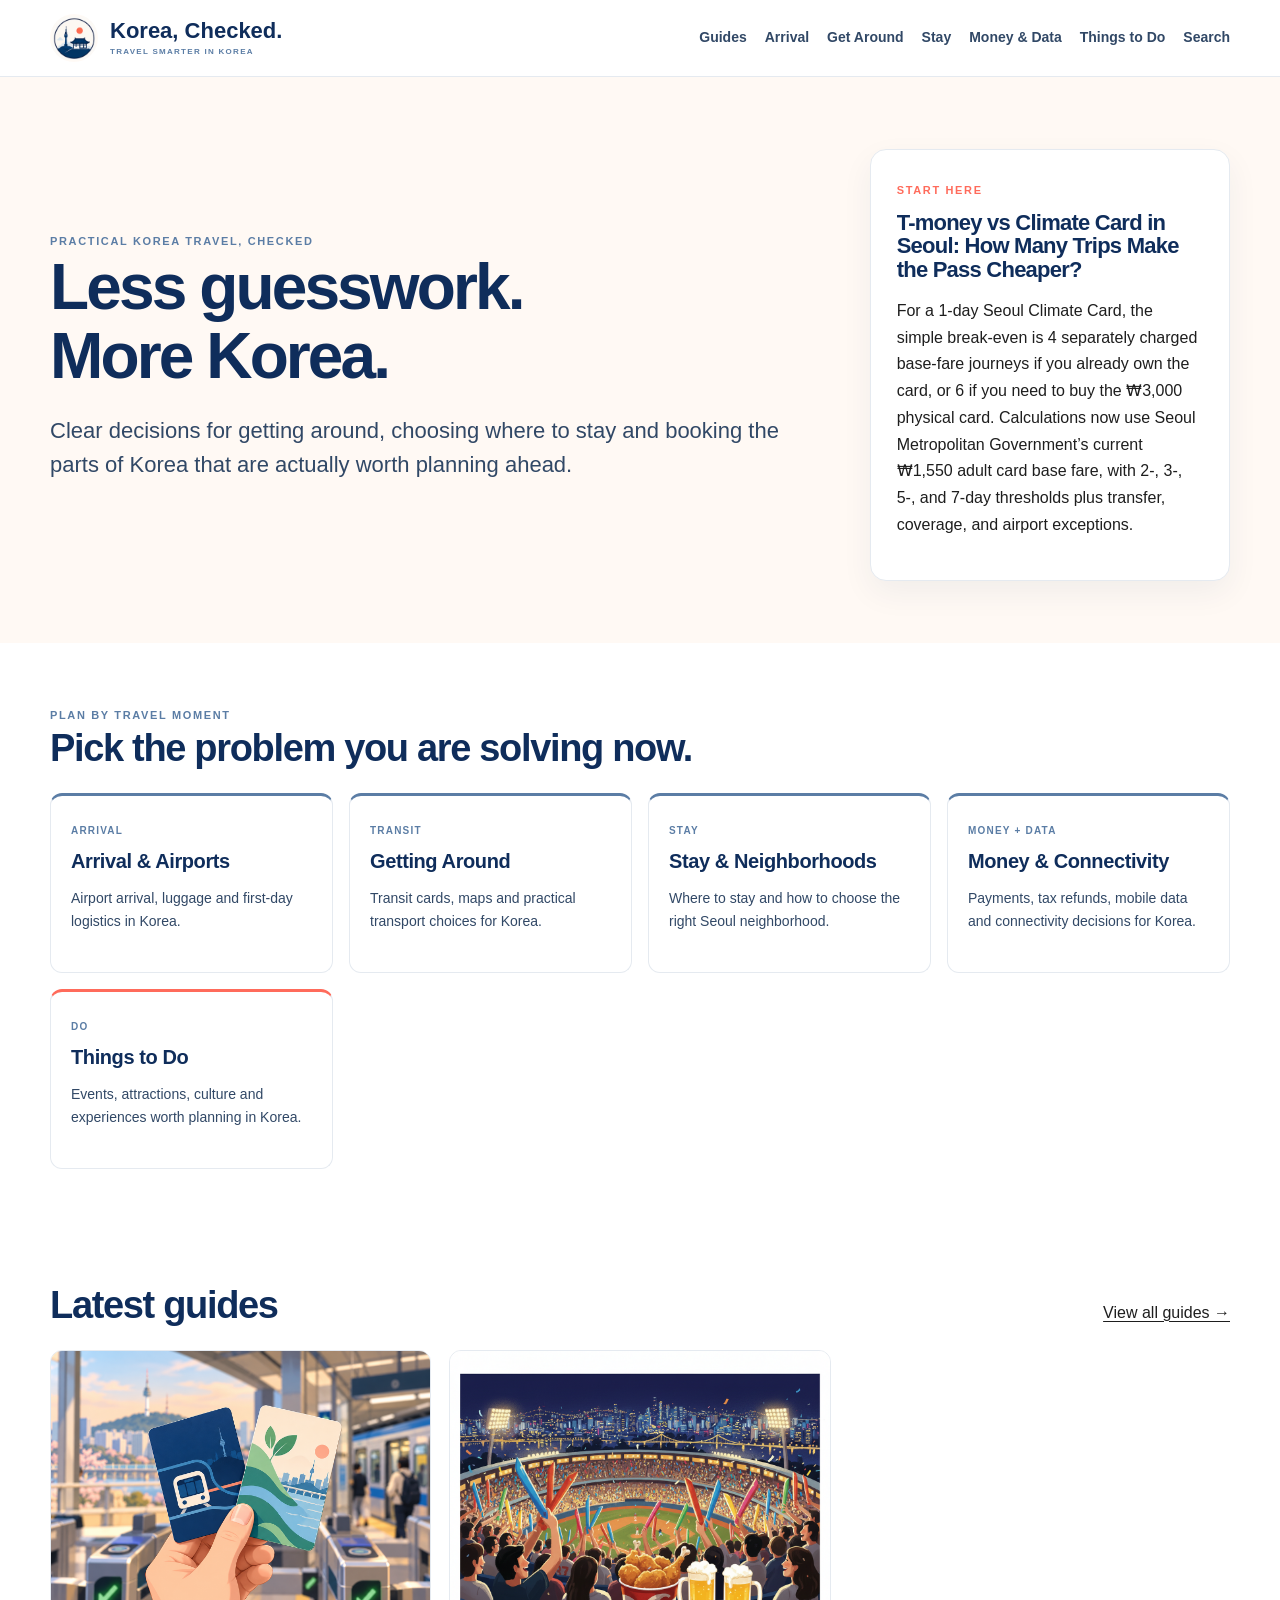
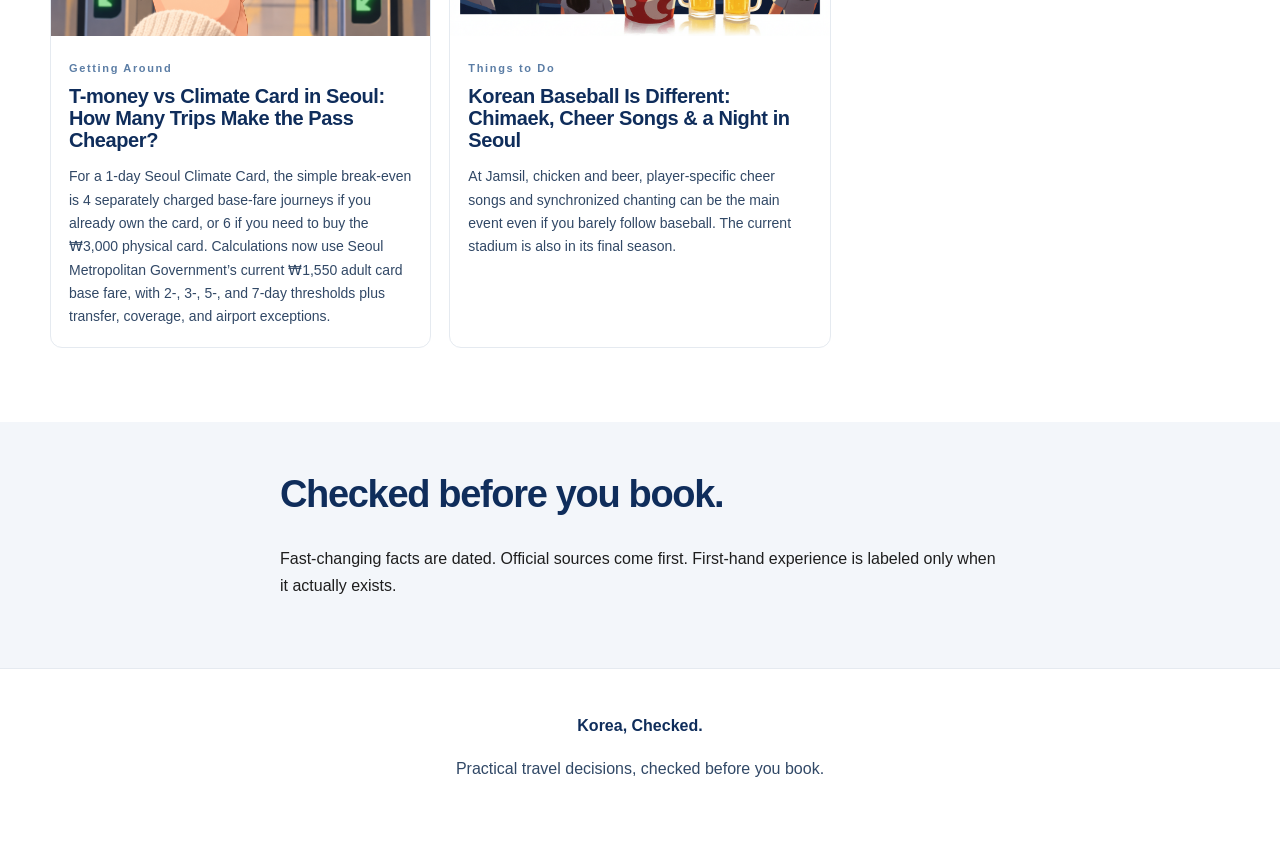
<file: index.html>
<!doctype html><html lang="en"><head><meta charset="utf-8"><meta name="viewport" content="width=device-width,initial-scale=1"><title>Korea, Checked. — Practical travel decisions, checked before you book.</title><meta name="description" content="Clear, source-checked Korea travel decisions for independent visitors."><link rel="canonical" href="https://ribbo.uk/"><meta property="og:title" content="Korea, Checked. — Practical travel decisions, checked before you book."><meta property="og:description" content="Clear, source-checked Korea travel decisions for independent visitors."><meta property="og:url" content="https://ribbo.uk/"><meta property="og:type" content="website"><link rel="stylesheet" href="./assets/style.css"><link rel="alternate" type="application/rss+xml" href="./feed.xml"></head><body data-content-id="site"><header class="site-header"><div class="wide header-inner"><a class="brand" href="./"><img src="./assets/images/korea-checked-brand-icon-512-v2.png" alt=""><span><strong>Korea, Checked.</strong><small>TRAVEL SMARTER IN KOREA</small></span></a><nav><a href="./articles/">Guides</a><a href="./category/arrival-airports/">Arrival</a><a href="./category/getting-around/">Get Around</a><a href="./category/stay-neighborhoods/">Stay</a><a href="./category/money-connectivity/">Money &amp; Data</a><a href="./category/things-to-do/">Things to Do</a><a href="./search/">Search</a></nav></div></header><main><section class="hero"><div class="wide hero-grid"><div><span class="eyebrow">PRACTICAL KOREA TRAVEL, CHECKED</span><h1>Less guesswork.<br>More Korea.</h1><p class="dek">Clear decisions for getting around, choosing where to stay and booking the parts of Korea that are actually worth planning ahead.</p></div><aside class="start-card"><span class="eyebrow coral">START HERE</span><h2><a href="./2026/09/27/t-money-vs-climate-card-seoul-2026-break-even/">T-money vs Climate Card in Seoul: How Many Trips Make the Pass Cheaper?</a></h2><p>For a 1-day Seoul Climate Card, the simple break-even is 4 separately charged base-fare journeys if you already own the card, or 6 if you need to buy the ₩3,000 physical card. Calculations now use Seoul Metropolitan Government’s current ₩1,550 adult card base fare, with 2-, 3-, 5-, and 7-day thresholds plus transfer, coverage, and airport exceptions.</p></aside></div></section><section class="wide section"><div class="section-head"><div><span class="eyebrow">PLAN BY TRAVEL MOMENT</span><h2>Pick the problem you are solving now.</h2></div></div><div class="moment-grid"><a class="moment-card" href="./category/arrival-airports/"><span>ARRIVAL</span><h3>Arrival &amp; Airports</h3><p>Airport arrival, luggage and first-day logistics in Korea.</p></a><a class="moment-card" href="./category/getting-around/"><span>TRANSIT</span><h3>Getting Around</h3><p>Transit cards, maps and practical transport choices for Korea.</p></a><a class="moment-card" href="./category/stay-neighborhoods/"><span>STAY</span><h3>Stay &amp; Neighborhoods</h3><p>Where to stay and how to choose the right Seoul neighborhood.</p></a><a class="moment-card" href="./category/money-connectivity/"><span>MONEY + DATA</span><h3>Money &amp; Connectivity</h3><p>Payments, tax refunds, mobile data and connectivity decisions for Korea.</p></a><a class="moment-card" href="./category/things-to-do/"><span>DO</span><h3>Things to Do</h3><p>Events, attractions, culture and experiences worth planning in Korea.</p></a></div></section><section class="wide section"><div class="section-head"><h2>Latest guides</h2><a href="./articles/">View all guides →</a></div><div class="post-grid"><article class="post-card"><a class="card-image" href="./2026/09/27/t-money-vs-climate-card-seoul-2026-break-even/"><img loading="lazy" src="./assets/images/t-money-vs-climate-card.png" alt="Traveler holding two Seoul transit cards at a subway station"></a><div class="card-body"><span class="eyebrow">Getting Around</span><h3><a href="./2026/09/27/t-money-vs-climate-card-seoul-2026-break-even/">T-money vs Climate Card in Seoul: How Many Trips Make the Pass Cheaper?</a></h3><p>For a 1-day Seoul Climate Card, the simple break-even is 4 separately charged base-fare journeys if you already own the card, or 6 if you need to buy the ₩3,000 physical card. Calculations now use Seoul Metropolitan Government’s current ₩1,550 adult card base fare, with 2-, 3-, 5-, and 7-day thresholds plus transfer, coverage, and airport exceptions.</p></div></article><article class="post-card"><a class="card-image" href="./2026/09/29/jamsil-kbo-baseball-seoul-last-season-2026/"><img loading="lazy" src="./assets/images/korean-baseball-night-editorial-visual.png" alt="Editorial illustration of a lively Korean baseball night with fried chicken, beer and cheering fans"></a><div class="card-body"><span class="eyebrow">Things to Do</span><h3><a href="./2026/09/29/jamsil-kbo-baseball-seoul-last-season-2026/">Korean Baseball Is Different: Chimaek, Cheer Songs &amp; a Night in Seoul</a></h3><p>At Jamsil, chicken and beer, player-specific cheer songs and synchronized chanting can be the main event even if you barely follow baseball. The current stadium is also in its final season.</p></div></article></div></section><section class="trust"><div class="content"><h2>Checked before you book.</h2><p>Fast-changing facts are dated. Official sources come first. First-hand experience is labeled only when it actually exists.</p></div></section></main><footer class="site-footer"><div class="content"><strong>Korea, Checked.</strong><p>Practical travel decisions, checked before you book.</p></div></footer><script>window.KC_BASE="";</script><script src="./assets/site.js" defer></script></body></html>
</file>
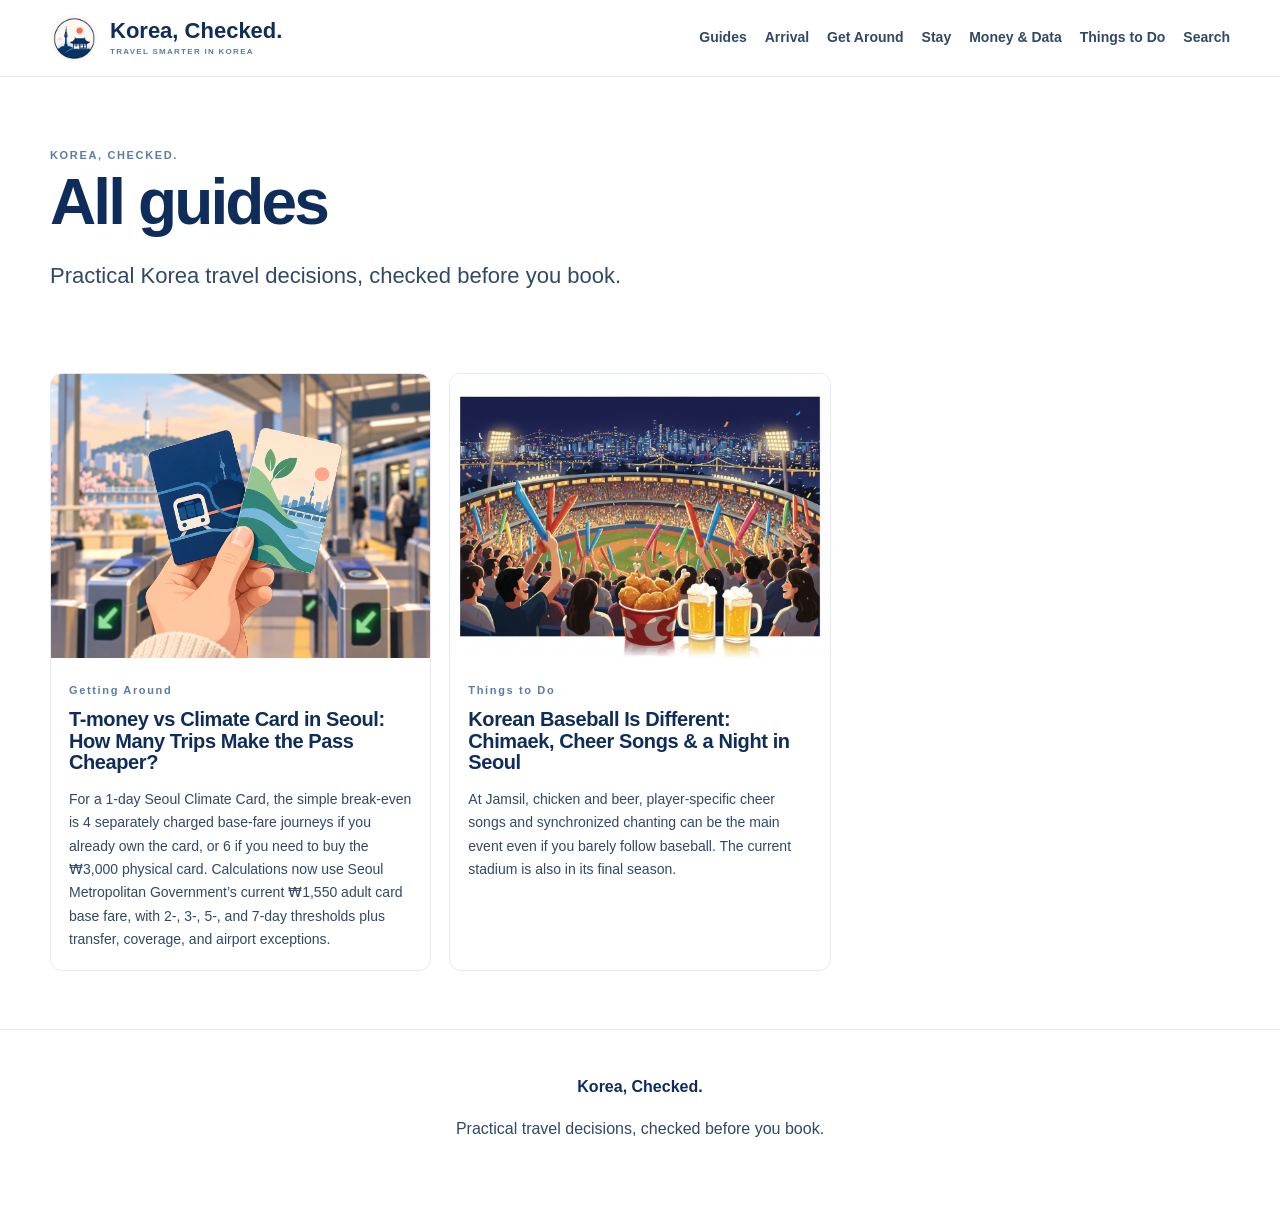
<file: articles/index.html>
<!doctype html><html lang="en"><head><meta charset="utf-8"><meta name="viewport" content="width=device-width,initial-scale=1"><title>All guides | Korea, Checked.</title><meta name="description" content="Practical Korea travel decisions, checked before you book."><link rel="canonical" href="https://ribbo.uk/articles/"><meta property="og:title" content="All guides | Korea, Checked."><meta property="og:description" content="Practical Korea travel decisions, checked before you book."><meta property="og:url" content="https://ribbo.uk/articles/"><meta property="og:type" content="website"><link rel="stylesheet" href="../assets/style.css"><link rel="alternate" type="application/rss+xml" href="../feed.xml"></head><body data-content-id="site"><header class="site-header"><div class="wide header-inner"><a class="brand" href="../"><img src="../assets/images/korea-checked-brand-icon-512-v2.png" alt=""><span><strong>Korea, Checked.</strong><small>TRAVEL SMARTER IN KOREA</small></span></a><nav><a href="../articles/">Guides</a><a href="../category/arrival-airports/">Arrival</a><a href="../category/getting-around/">Get Around</a><a href="../category/stay-neighborhoods/">Stay</a><a href="../category/money-connectivity/">Money &amp; Data</a><a href="../category/things-to-do/">Things to Do</a><a href="../search/">Search</a></nav></div></header><main><section class="wide listing-head"><span class="eyebrow">KOREA, CHECKED.</span><h1>All guides</h1><p class="dek">Practical Korea travel decisions, checked before you book.</p></section><section class="wide section"><div class="post-grid"><article class="post-card"><a class="card-image" href="../2026/09/27/t-money-vs-climate-card-seoul-2026-break-even/"><img loading="lazy" src="../assets/images/t-money-vs-climate-card.png" alt="Traveler holding two Seoul transit cards at a subway station"></a><div class="card-body"><span class="eyebrow">Getting Around</span><h3><a href="../2026/09/27/t-money-vs-climate-card-seoul-2026-break-even/">T-money vs Climate Card in Seoul: How Many Trips Make the Pass Cheaper?</a></h3><p>For a 1-day Seoul Climate Card, the simple break-even is 4 separately charged base-fare journeys if you already own the card, or 6 if you need to buy the ₩3,000 physical card. Calculations now use Seoul Metropolitan Government’s current ₩1,550 adult card base fare, with 2-, 3-, 5-, and 7-day thresholds plus transfer, coverage, and airport exceptions.</p></div></article><article class="post-card"><a class="card-image" href="../2026/09/29/jamsil-kbo-baseball-seoul-last-season-2026/"><img loading="lazy" src="../assets/images/korean-baseball-night-editorial-visual.png" alt="Editorial illustration of a lively Korean baseball night with fried chicken, beer and cheering fans"></a><div class="card-body"><span class="eyebrow">Things to Do</span><h3><a href="../2026/09/29/jamsil-kbo-baseball-seoul-last-season-2026/">Korean Baseball Is Different: Chimaek, Cheer Songs &amp; a Night in Seoul</a></h3><p>At Jamsil, chicken and beer, player-specific cheer songs and synchronized chanting can be the main event even if you barely follow baseball. The current stadium is also in its final season.</p></div></article></div></section></main><footer class="site-footer"><div class="content"><strong>Korea, Checked.</strong><p>Practical travel decisions, checked before you book.</p></div></footer><script>window.KC_BASE="";</script><script src="../assets/site.js" defer></script></body></html>
</file>
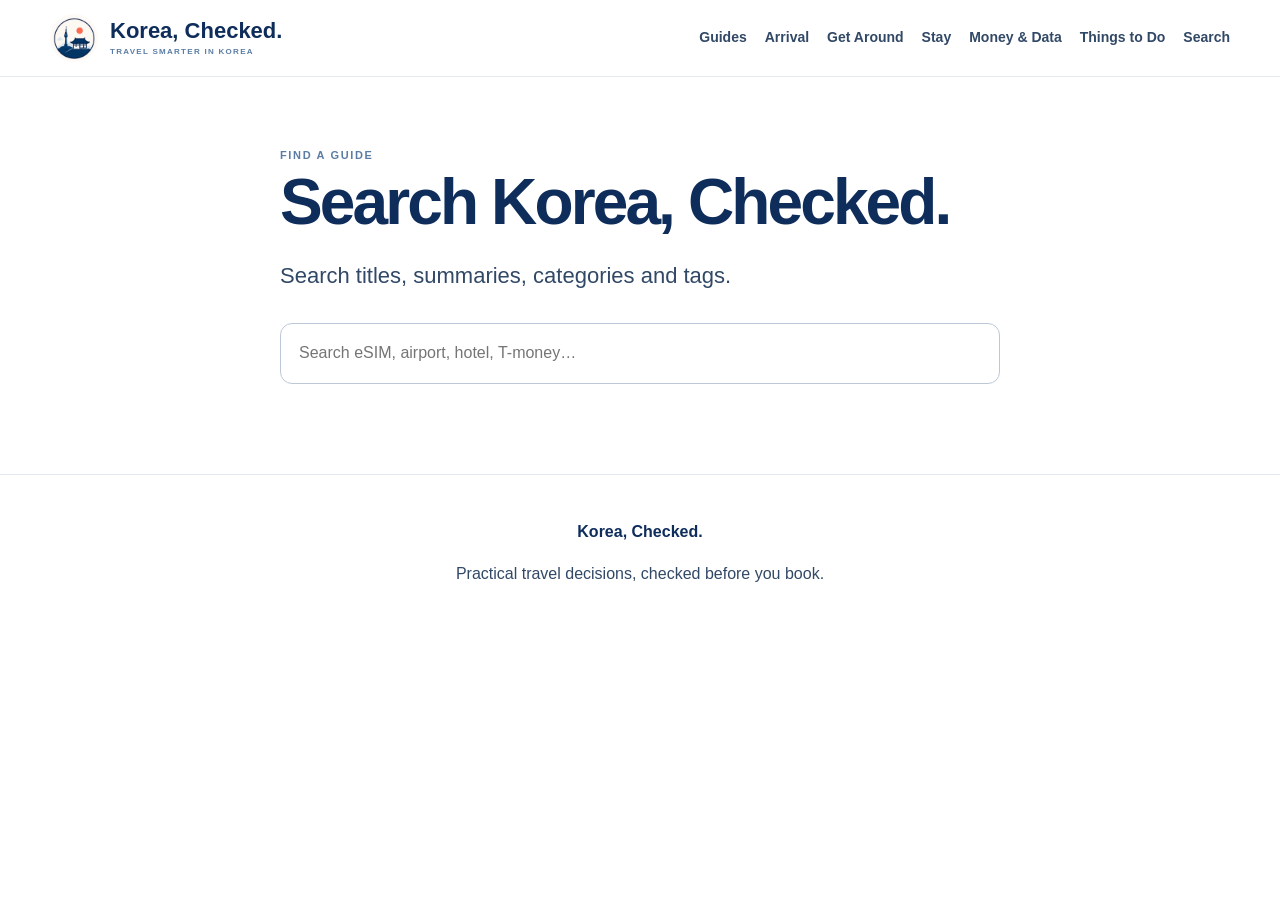
<file: search/index.html>
<!doctype html><html lang="en"><head><meta charset="utf-8"><meta name="viewport" content="width=device-width,initial-scale=1"><title>Search | Korea, Checked.</title><meta name="description" content="Search Korea travel decision guides."><link rel="canonical" href="https://ribbo.uk/search/"><meta property="og:title" content="Search | Korea, Checked."><meta property="og:description" content="Search Korea travel decision guides."><meta property="og:url" content="https://ribbo.uk/search/"><meta property="og:type" content="website"><link rel="stylesheet" href="../assets/style.css"><link rel="alternate" type="application/rss+xml" href="../feed.xml"></head><body data-content-id="site"><header class="site-header"><div class="wide header-inner"><a class="brand" href="../"><img src="../assets/images/korea-checked-brand-icon-512-v2.png" alt=""><span><strong>Korea, Checked.</strong><small>TRAVEL SMARTER IN KOREA</small></span></a><nav><a href="../articles/">Guides</a><a href="../category/arrival-airports/">Arrival</a><a href="../category/getting-around/">Get Around</a><a href="../category/stay-neighborhoods/">Stay</a><a href="../category/money-connectivity/">Money &amp; Data</a><a href="../category/things-to-do/">Things to Do</a><a href="../search/">Search</a></nav></div></header><main><section class="content listing-head"><span class="eyebrow">FIND A GUIDE</span><h1>Search Korea, Checked.</h1><p class="dek">Search titles, summaries, categories and tags.</p><label class="search-box"><span class="sr-only">Search guides</span><input id="site-search" type="search" placeholder="Search eSIM, airport, hotel, T-money…" autocomplete="off"></label><div id="search-results" class="search-results" aria-live="polite"></div></section></main><footer class="site-footer"><div class="content"><strong>Korea, Checked.</strong><p>Practical travel decisions, checked before you book.</p></div></footer><script>window.KC_BASE="";</script><script src="../assets/site.js" defer></script></body></html>
</file>
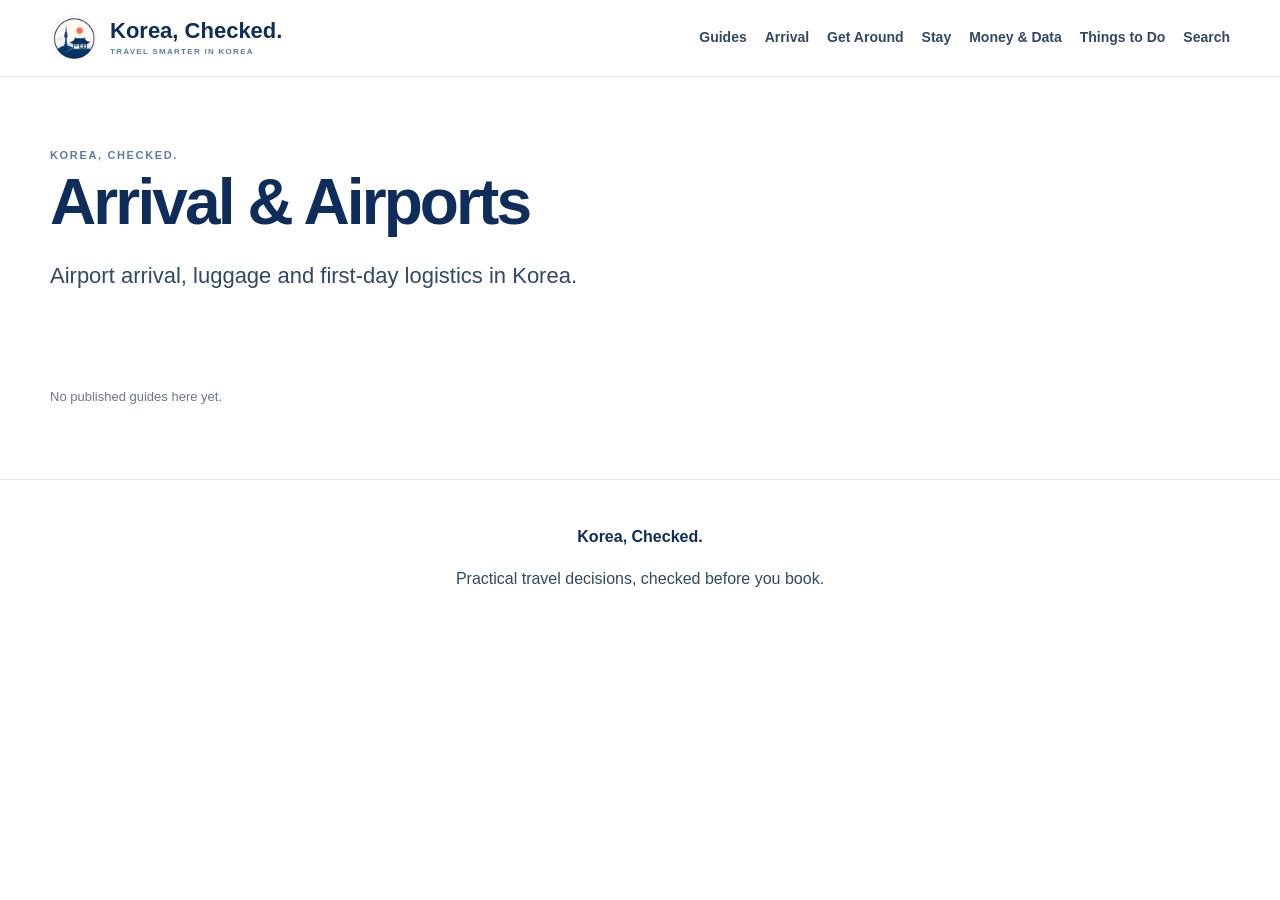
<file: category/arrival-airports/index.html>
<!doctype html><html lang="en"><head><meta charset="utf-8"><meta name="viewport" content="width=device-width,initial-scale=1"><title>Arrival &amp; Airports | Korea, Checked.</title><meta name="description" content="Airport arrival, luggage and first-day logistics in Korea."><link rel="canonical" href="https://ribbo.uk/category/arrival-airports/"><meta property="og:title" content="Arrival &amp; Airports | Korea, Checked."><meta property="og:description" content="Airport arrival, luggage and first-day logistics in Korea."><meta property="og:url" content="https://ribbo.uk/category/arrival-airports/"><meta property="og:type" content="website"><link rel="stylesheet" href="../../assets/style.css"><link rel="alternate" type="application/rss+xml" href="../../feed.xml"></head><body data-content-id="site"><header class="site-header"><div class="wide header-inner"><a class="brand" href="../../"><img src="../../assets/images/korea-checked-brand-icon-512-v2.png" alt=""><span><strong>Korea, Checked.</strong><small>TRAVEL SMARTER IN KOREA</small></span></a><nav><a href="../../articles/">Guides</a><a href="../../category/arrival-airports/">Arrival</a><a href="../../category/getting-around/">Get Around</a><a href="../../category/stay-neighborhoods/">Stay</a><a href="../../category/money-connectivity/">Money &amp; Data</a><a href="../../category/things-to-do/">Things to Do</a><a href="../../search/">Search</a></nav></div></header><main><section class="wide listing-head"><span class="eyebrow">KOREA, CHECKED.</span><h1>Arrival &amp; Airports</h1><p class="dek">Airport arrival, luggage and first-day logistics in Korea.</p></section><section class="wide section"><div class="post-grid"><p class="muted">No published guides here yet.</p></div></section></main><footer class="site-footer"><div class="content"><strong>Korea, Checked.</strong><p>Practical travel decisions, checked before you book.</p></div></footer><script>window.KC_BASE="";</script><script src="../../assets/site.js" defer></script></body></html>
</file>
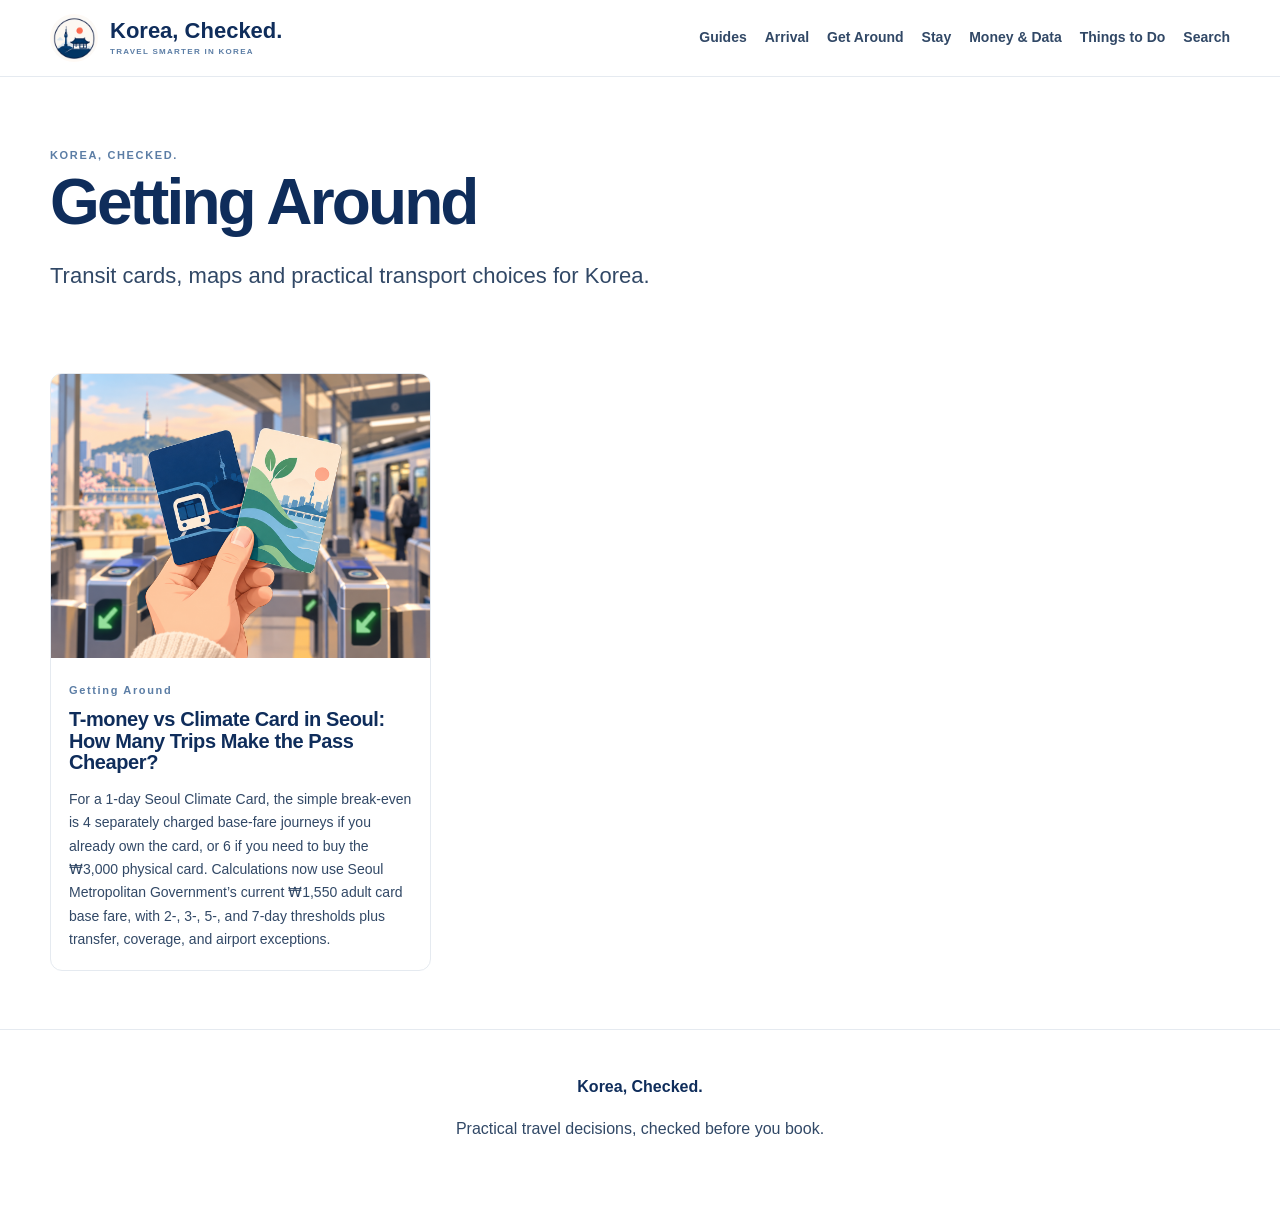
<file: category/getting-around/index.html>
<!doctype html><html lang="en"><head><meta charset="utf-8"><meta name="viewport" content="width=device-width,initial-scale=1"><title>Getting Around | Korea, Checked.</title><meta name="description" content="Transit cards, maps and practical transport choices for Korea."><link rel="canonical" href="https://ribbo.uk/category/getting-around/"><meta property="og:title" content="Getting Around | Korea, Checked."><meta property="og:description" content="Transit cards, maps and practical transport choices for Korea."><meta property="og:url" content="https://ribbo.uk/category/getting-around/"><meta property="og:type" content="website"><link rel="stylesheet" href="../../assets/style.css"><link rel="alternate" type="application/rss+xml" href="../../feed.xml"></head><body data-content-id="site"><header class="site-header"><div class="wide header-inner"><a class="brand" href="../../"><img src="../../assets/images/korea-checked-brand-icon-512-v2.png" alt=""><span><strong>Korea, Checked.</strong><small>TRAVEL SMARTER IN KOREA</small></span></a><nav><a href="../../articles/">Guides</a><a href="../../category/arrival-airports/">Arrival</a><a href="../../category/getting-around/">Get Around</a><a href="../../category/stay-neighborhoods/">Stay</a><a href="../../category/money-connectivity/">Money &amp; Data</a><a href="../../category/things-to-do/">Things to Do</a><a href="../../search/">Search</a></nav></div></header><main><section class="wide listing-head"><span class="eyebrow">KOREA, CHECKED.</span><h1>Getting Around</h1><p class="dek">Transit cards, maps and practical transport choices for Korea.</p></section><section class="wide section"><div class="post-grid"><article class="post-card"><a class="card-image" href="../../2026/09/27/t-money-vs-climate-card-seoul-2026-break-even/"><img loading="lazy" src="../../assets/images/t-money-vs-climate-card.png" alt="Traveler holding two Seoul transit cards at a subway station"></a><div class="card-body"><span class="eyebrow">Getting Around</span><h3><a href="../../2026/09/27/t-money-vs-climate-card-seoul-2026-break-even/">T-money vs Climate Card in Seoul: How Many Trips Make the Pass Cheaper?</a></h3><p>For a 1-day Seoul Climate Card, the simple break-even is 4 separately charged base-fare journeys if you already own the card, or 6 if you need to buy the ₩3,000 physical card. Calculations now use Seoul Metropolitan Government’s current ₩1,550 adult card base fare, with 2-, 3-, 5-, and 7-day thresholds plus transfer, coverage, and airport exceptions.</p></div></article></div></section></main><footer class="site-footer"><div class="content"><strong>Korea, Checked.</strong><p>Practical travel decisions, checked before you book.</p></div></footer><script>window.KC_BASE="";</script><script src="../../assets/site.js" defer></script></body></html>
</file>
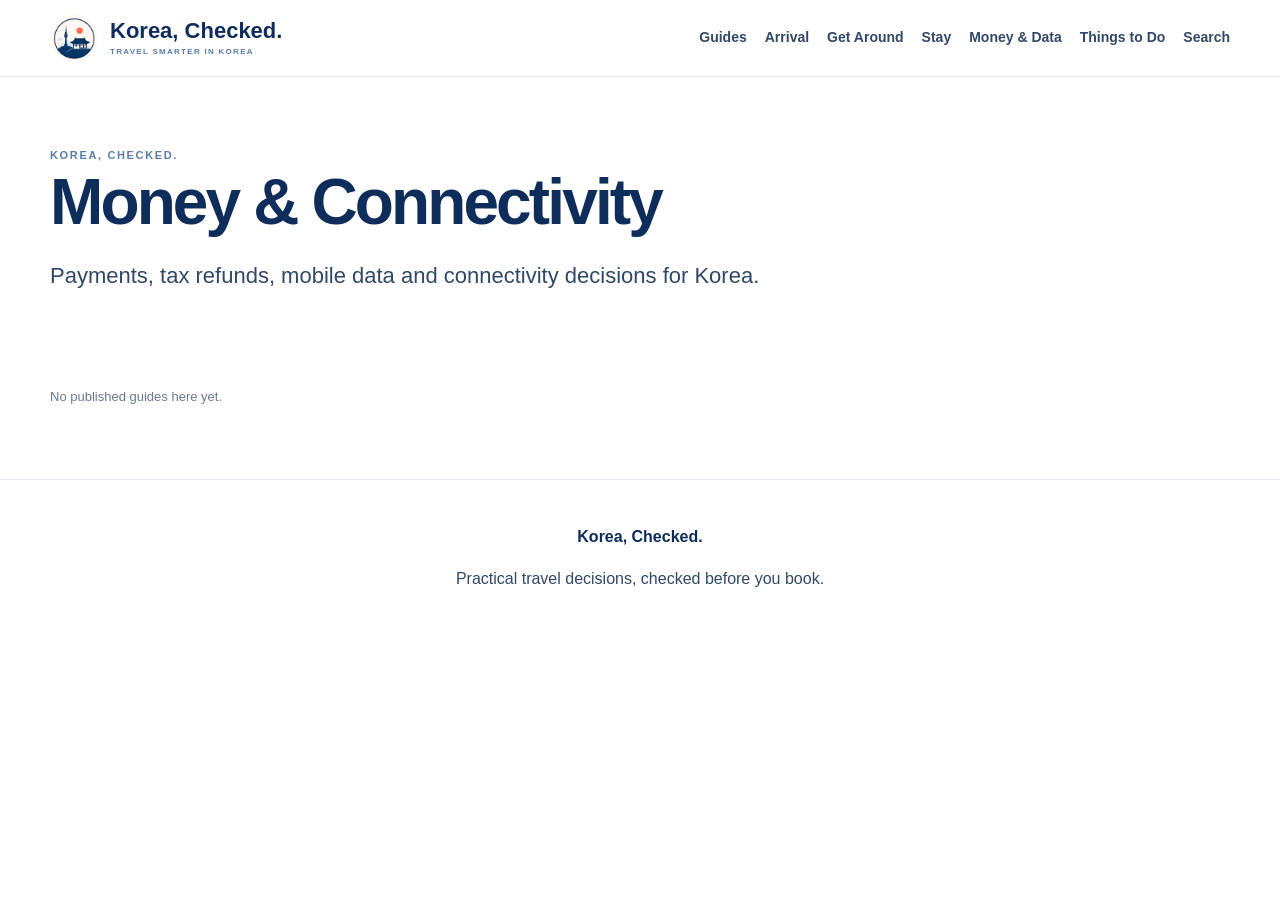
<file: category/money-connectivity/index.html>
<!doctype html><html lang="en"><head><meta charset="utf-8"><meta name="viewport" content="width=device-width,initial-scale=1"><title>Money &amp; Connectivity | Korea, Checked.</title><meta name="description" content="Payments, tax refunds, mobile data and connectivity decisions for Korea."><link rel="canonical" href="https://ribbo.uk/category/money-connectivity/"><meta property="og:title" content="Money &amp; Connectivity | Korea, Checked."><meta property="og:description" content="Payments, tax refunds, mobile data and connectivity decisions for Korea."><meta property="og:url" content="https://ribbo.uk/category/money-connectivity/"><meta property="og:type" content="website"><link rel="stylesheet" href="../../assets/style.css"><link rel="alternate" type="application/rss+xml" href="../../feed.xml"></head><body data-content-id="site"><header class="site-header"><div class="wide header-inner"><a class="brand" href="../../"><img src="../../assets/images/korea-checked-brand-icon-512-v2.png" alt=""><span><strong>Korea, Checked.</strong><small>TRAVEL SMARTER IN KOREA</small></span></a><nav><a href="../../articles/">Guides</a><a href="../../category/arrival-airports/">Arrival</a><a href="../../category/getting-around/">Get Around</a><a href="../../category/stay-neighborhoods/">Stay</a><a href="../../category/money-connectivity/">Money &amp; Data</a><a href="../../category/things-to-do/">Things to Do</a><a href="../../search/">Search</a></nav></div></header><main><section class="wide listing-head"><span class="eyebrow">KOREA, CHECKED.</span><h1>Money &amp; Connectivity</h1><p class="dek">Payments, tax refunds, mobile data and connectivity decisions for Korea.</p></section><section class="wide section"><div class="post-grid"><p class="muted">No published guides here yet.</p></div></section></main><footer class="site-footer"><div class="content"><strong>Korea, Checked.</strong><p>Practical travel decisions, checked before you book.</p></div></footer><script>window.KC_BASE="";</script><script src="../../assets/site.js" defer></script></body></html>
</file>
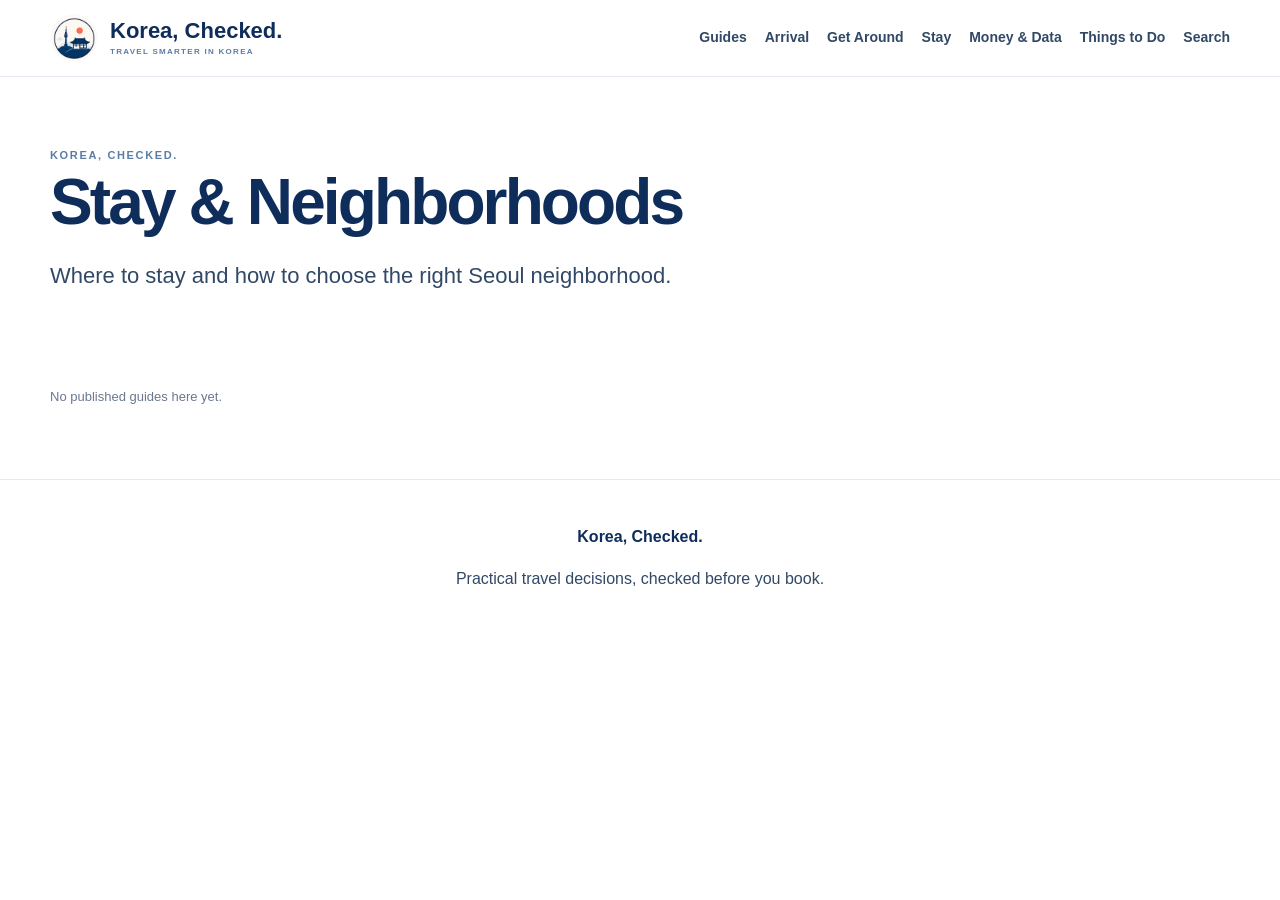
<file: category/stay-neighborhoods/index.html>
<!doctype html><html lang="en"><head><meta charset="utf-8"><meta name="viewport" content="width=device-width,initial-scale=1"><title>Stay &amp; Neighborhoods | Korea, Checked.</title><meta name="description" content="Where to stay and how to choose the right Seoul neighborhood."><link rel="canonical" href="https://ribbo.uk/category/stay-neighborhoods/"><meta property="og:title" content="Stay &amp; Neighborhoods | Korea, Checked."><meta property="og:description" content="Where to stay and how to choose the right Seoul neighborhood."><meta property="og:url" content="https://ribbo.uk/category/stay-neighborhoods/"><meta property="og:type" content="website"><link rel="stylesheet" href="../../assets/style.css"><link rel="alternate" type="application/rss+xml" href="../../feed.xml"></head><body data-content-id="site"><header class="site-header"><div class="wide header-inner"><a class="brand" href="../../"><img src="../../assets/images/korea-checked-brand-icon-512-v2.png" alt=""><span><strong>Korea, Checked.</strong><small>TRAVEL SMARTER IN KOREA</small></span></a><nav><a href="../../articles/">Guides</a><a href="../../category/arrival-airports/">Arrival</a><a href="../../category/getting-around/">Get Around</a><a href="../../category/stay-neighborhoods/">Stay</a><a href="../../category/money-connectivity/">Money &amp; Data</a><a href="../../category/things-to-do/">Things to Do</a><a href="../../search/">Search</a></nav></div></header><main><section class="wide listing-head"><span class="eyebrow">KOREA, CHECKED.</span><h1>Stay &amp; Neighborhoods</h1><p class="dek">Where to stay and how to choose the right Seoul neighborhood.</p></section><section class="wide section"><div class="post-grid"><p class="muted">No published guides here yet.</p></div></section></main><footer class="site-footer"><div class="content"><strong>Korea, Checked.</strong><p>Practical travel decisions, checked before you book.</p></div></footer><script>window.KC_BASE="";</script><script src="../../assets/site.js" defer></script></body></html>
</file>
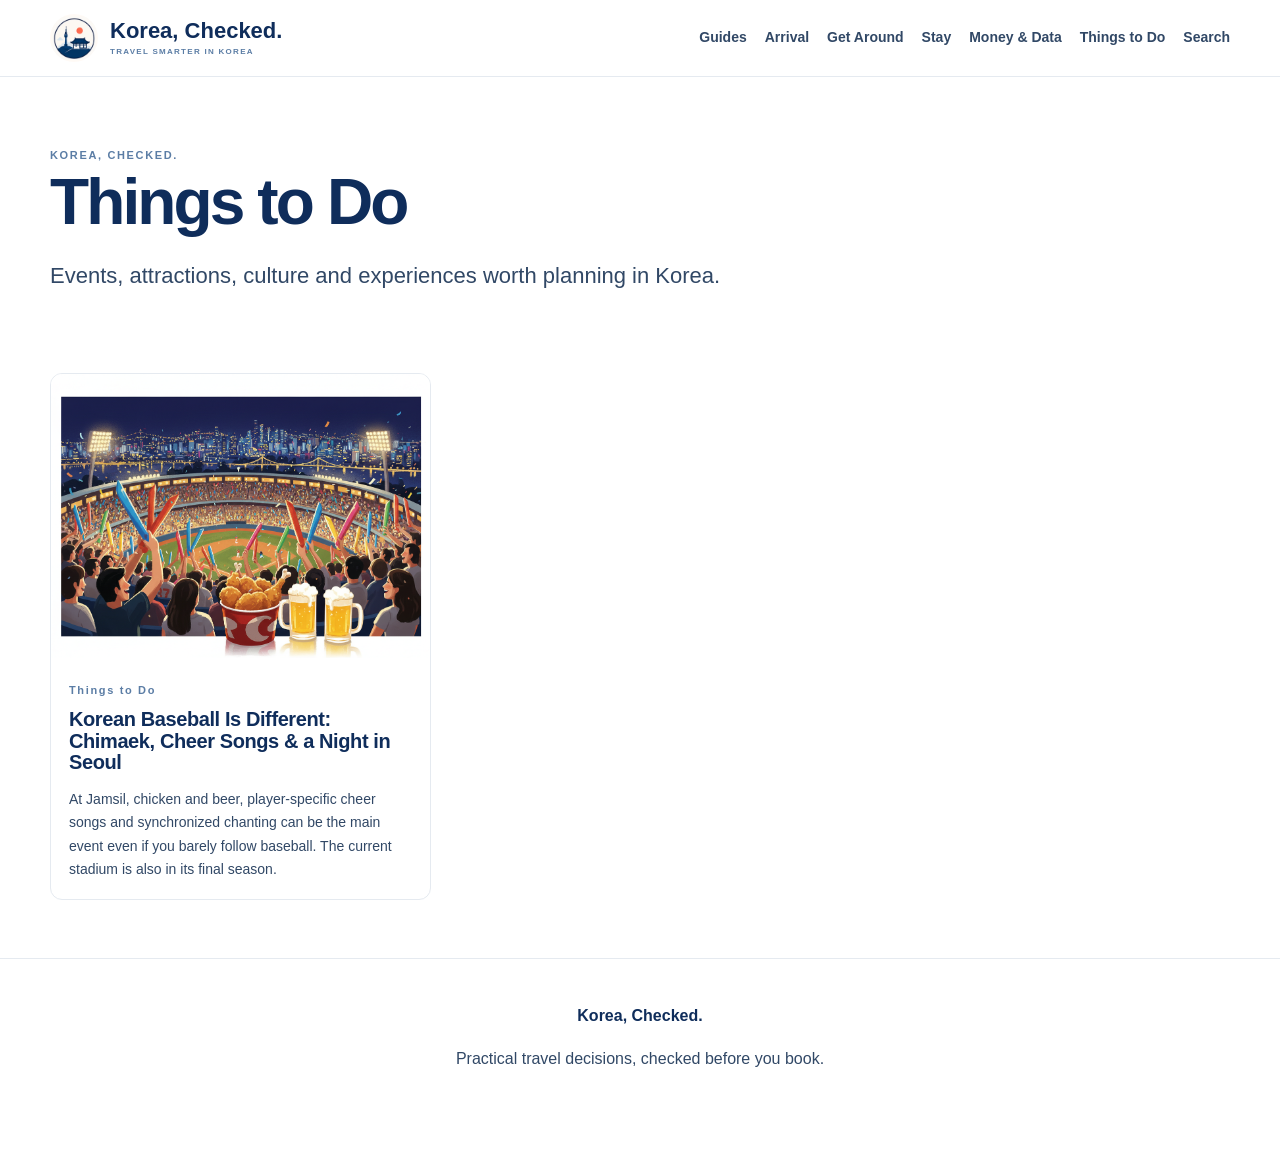
<file: category/things-to-do/index.html>
<!doctype html><html lang="en"><head><meta charset="utf-8"><meta name="viewport" content="width=device-width,initial-scale=1"><title>Things to Do | Korea, Checked.</title><meta name="description" content="Events, attractions, culture and experiences worth planning in Korea."><link rel="canonical" href="https://ribbo.uk/category/things-to-do/"><meta property="og:title" content="Things to Do | Korea, Checked."><meta property="og:description" content="Events, attractions, culture and experiences worth planning in Korea."><meta property="og:url" content="https://ribbo.uk/category/things-to-do/"><meta property="og:type" content="website"><link rel="stylesheet" href="../../assets/style.css"><link rel="alternate" type="application/rss+xml" href="../../feed.xml"></head><body data-content-id="site"><header class="site-header"><div class="wide header-inner"><a class="brand" href="../../"><img src="../../assets/images/korea-checked-brand-icon-512-v2.png" alt=""><span><strong>Korea, Checked.</strong><small>TRAVEL SMARTER IN KOREA</small></span></a><nav><a href="../../articles/">Guides</a><a href="../../category/arrival-airports/">Arrival</a><a href="../../category/getting-around/">Get Around</a><a href="../../category/stay-neighborhoods/">Stay</a><a href="../../category/money-connectivity/">Money &amp; Data</a><a href="../../category/things-to-do/">Things to Do</a><a href="../../search/">Search</a></nav></div></header><main><section class="wide listing-head"><span class="eyebrow">KOREA, CHECKED.</span><h1>Things to Do</h1><p class="dek">Events, attractions, culture and experiences worth planning in Korea.</p></section><section class="wide section"><div class="post-grid"><article class="post-card"><a class="card-image" href="../../2026/09/29/jamsil-kbo-baseball-seoul-last-season-2026/"><img loading="lazy" src="../../assets/images/korean-baseball-night-editorial-visual.png" alt="Editorial illustration of a lively Korean baseball night with fried chicken, beer and cheering fans"></a><div class="card-body"><span class="eyebrow">Things to Do</span><h3><a href="../../2026/09/29/jamsil-kbo-baseball-seoul-last-season-2026/">Korean Baseball Is Different: Chimaek, Cheer Songs &amp; a Night in Seoul</a></h3><p>At Jamsil, chicken and beer, player-specific cheer songs and synchronized chanting can be the main event even if you barely follow baseball. The current stadium is also in its final season.</p></div></article></div></section></main><footer class="site-footer"><div class="content"><strong>Korea, Checked.</strong><p>Practical travel decisions, checked before you book.</p></div></footer><script>window.KC_BASE="";</script><script src="../../assets/site.js" defer></script></body></html>
</file>
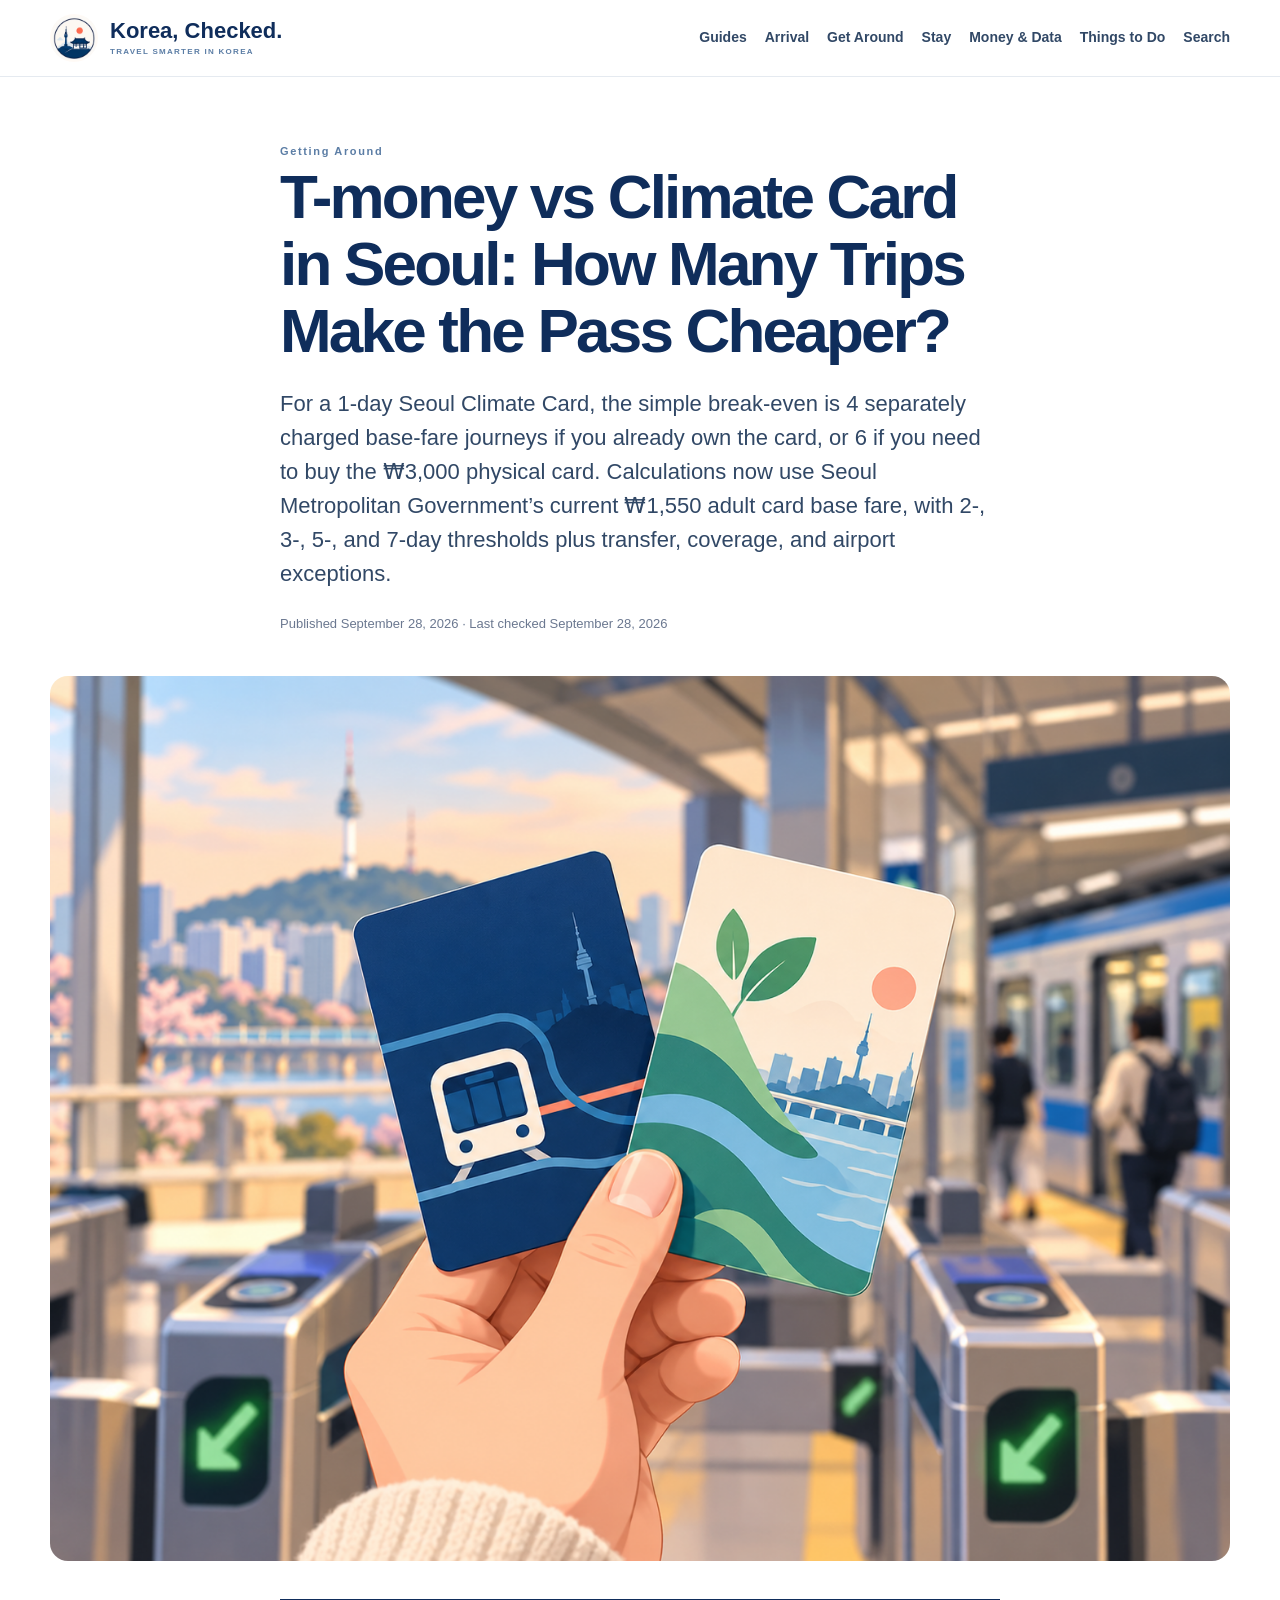
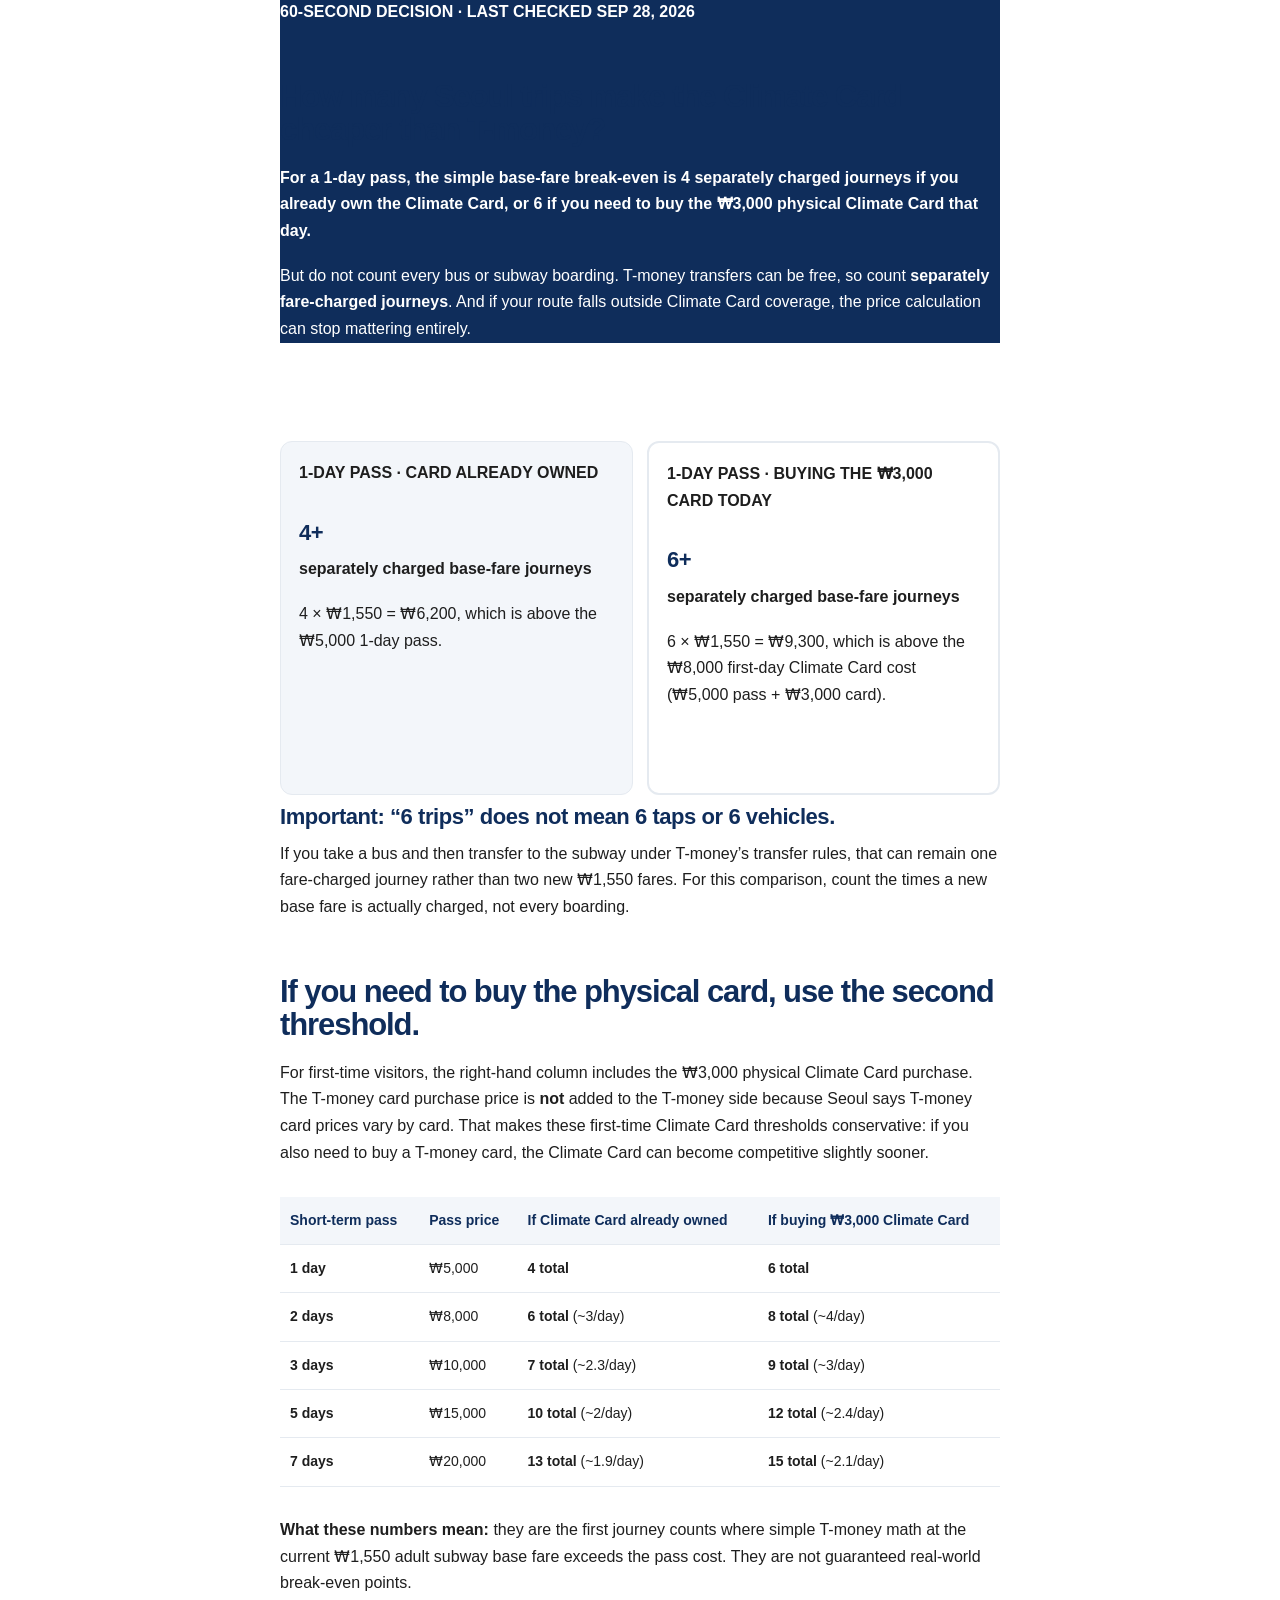
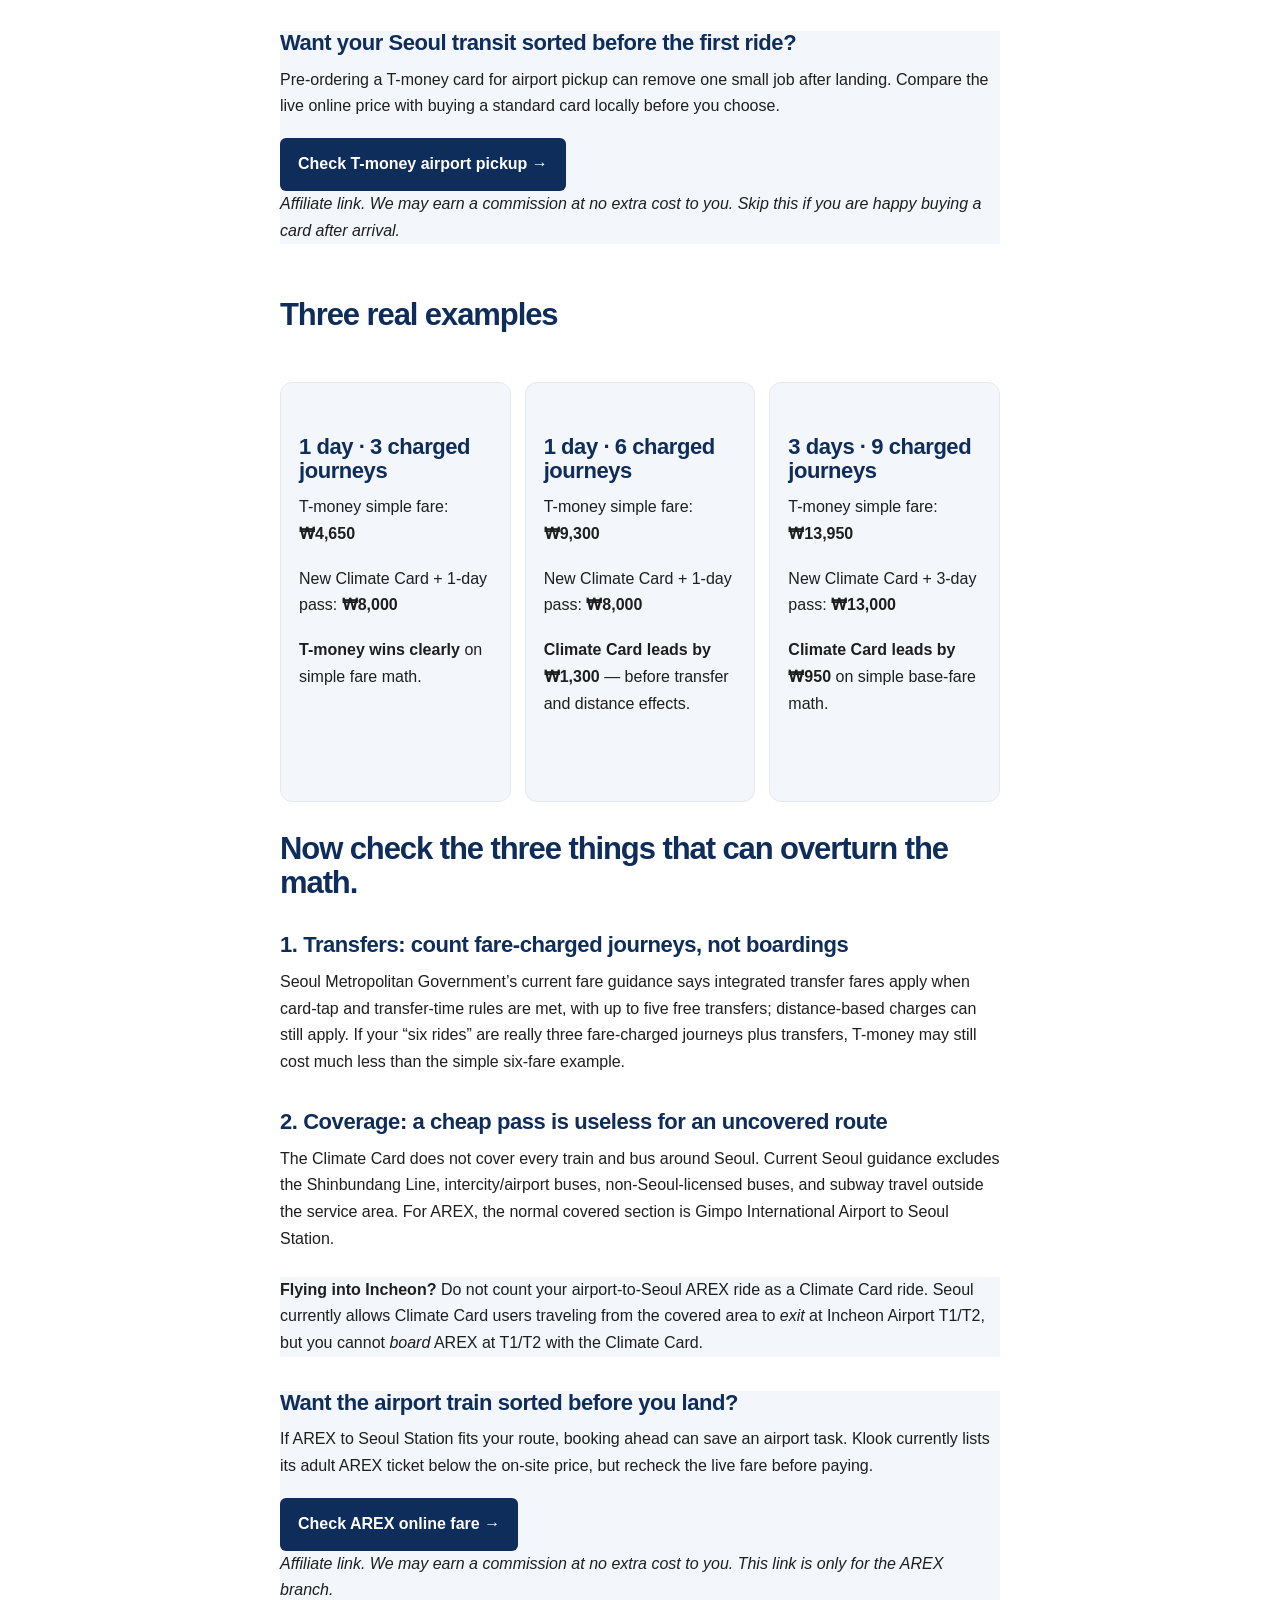
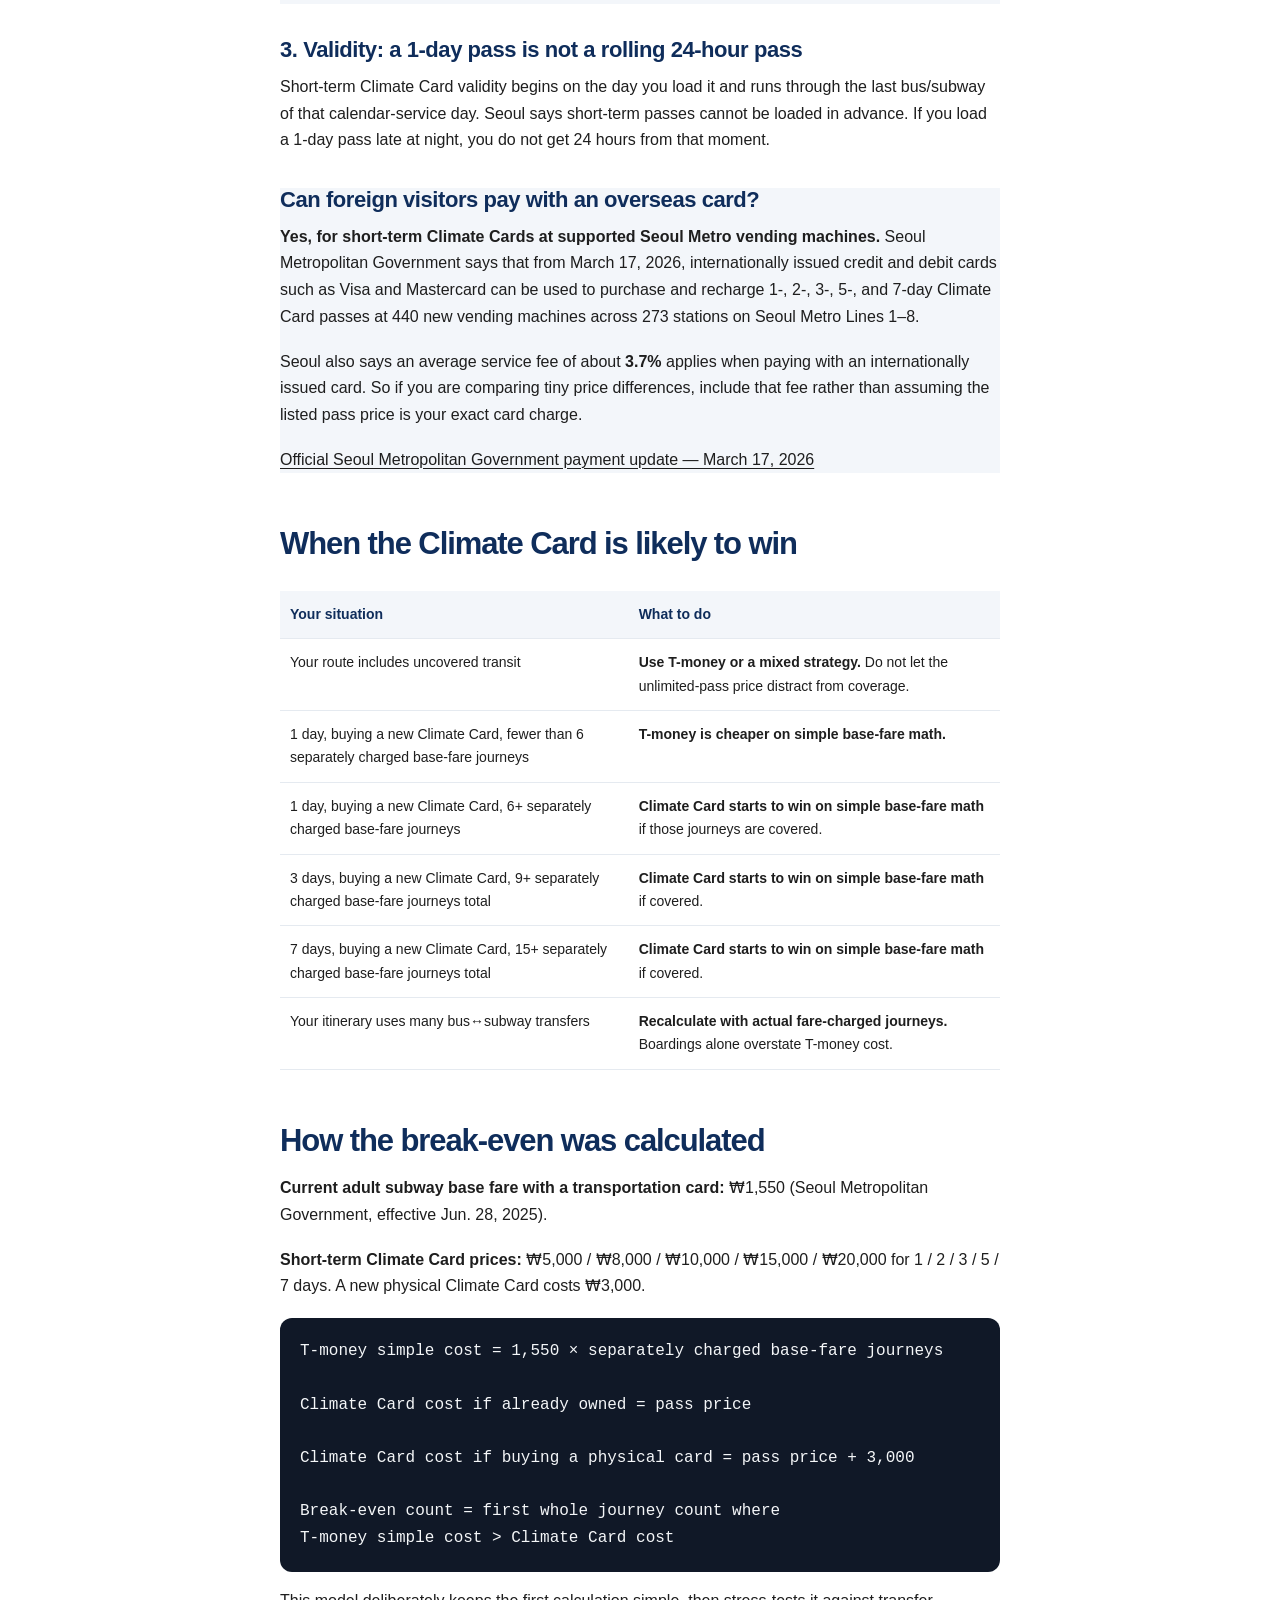
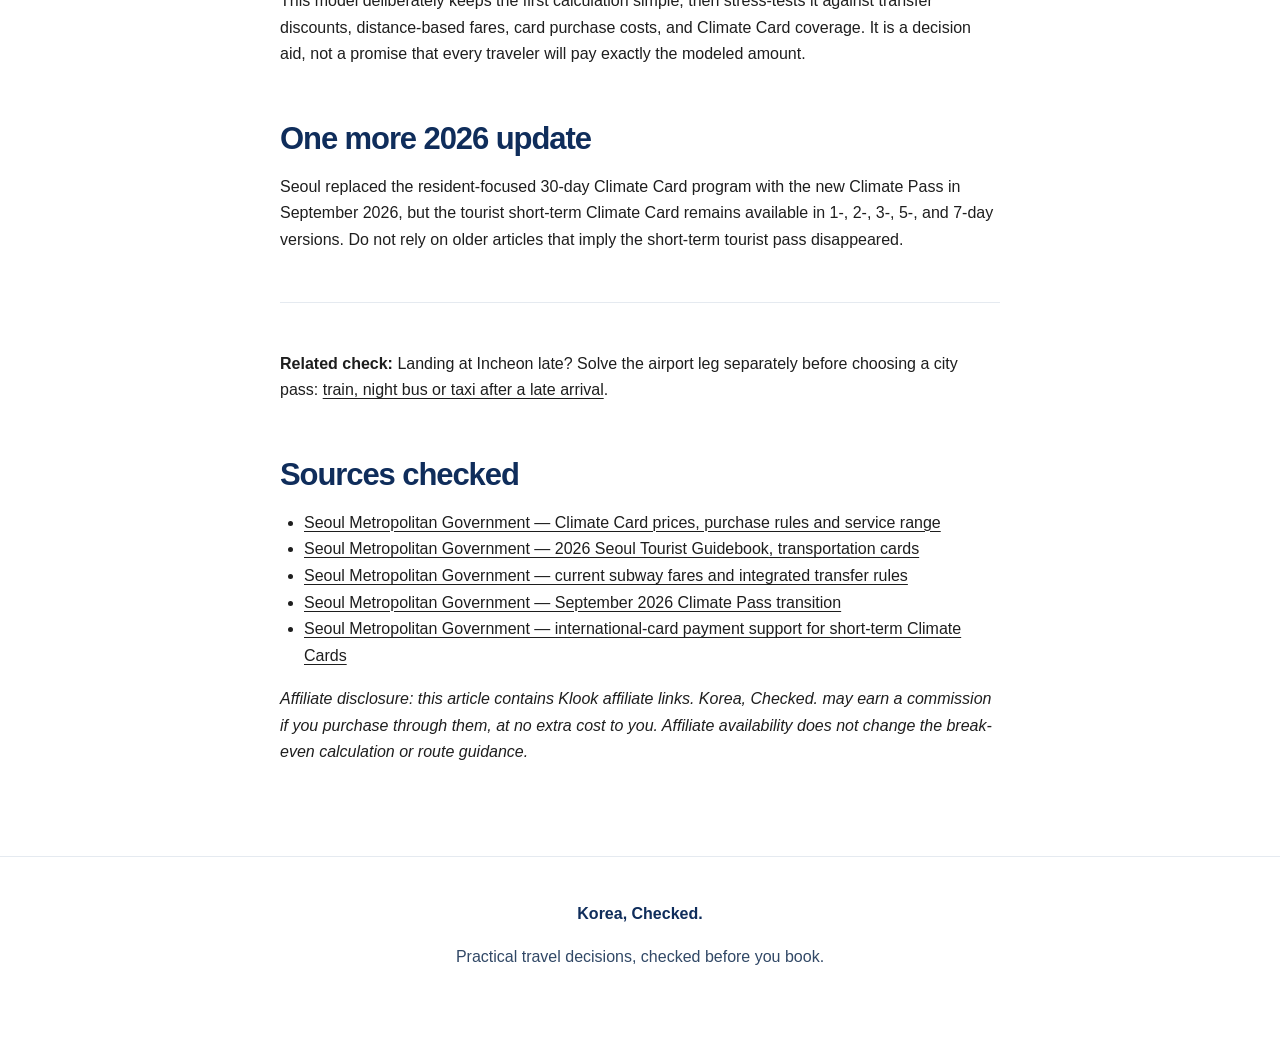
<file: 2026/09/27/t-money-vs-climate-card-seoul-2026-break-even/index.html>
<!doctype html><html lang="en"><head><meta charset="utf-8"><meta name="viewport" content="width=device-width,initial-scale=1"><title>T-money vs Climate Card in Seoul: How Many Trips Make the Pass Cheaper? | Korea, Checked.</title><meta name="description" content="For a 1-day Seoul Climate Card, the simple break-even is 4 separately charged base-fare journeys if you already own the card, or 6 if you need to buy the ₩3,000 physical card. Calculations now use Seoul Metropolitan Government’s current ₩1,550 adult card base fare, with 2-, 3-, 5-, and 7-day thresholds plus transfer, coverage, and airport exceptions."><link rel="canonical" href="https://ribbo.uk/2026/09/27/t-money-vs-climate-card-seoul-2026-break-even/"><meta property="og:title" content="T-money vs Climate Card in Seoul: How Many Trips Make the Pass Cheaper? | Korea, Checked."><meta property="og:description" content="For a 1-day Seoul Climate Card, the simple break-even is 4 separately charged base-fare journeys if you already own the card, or 6 if you need to buy the ₩3,000 physical card. Calculations now use Seoul Metropolitan Government’s current ₩1,550 adult card base fare, with 2-, 3-, 5-, and 7-day thresholds plus transfer, coverage, and airport exceptions."><meta property="og:url" content="https://ribbo.uk/2026/09/27/t-money-vs-climate-card-seoul-2026-break-even/"><meta property="og:type" content="website"><meta property="og:image" content="https://ribbo.uk/assets/images/t-money-vs-climate-card.png"><link rel="stylesheet" href="../../../../assets/style.css"><link rel="alternate" type="application/rss+xml" href="../../../../feed.xml"></head><body data-content-id="site"><header class="site-header"><div class="wide header-inner"><a class="brand" href="../../../../"><img src="../../../../assets/images/korea-checked-brand-icon-512-v2.png" alt=""><span><strong>Korea, Checked.</strong><small>TRAVEL SMARTER IN KOREA</small></span></a><nav><a href="../../../../articles/">Guides</a><a href="../../../../category/arrival-airports/">Arrival</a><a href="../../../../category/getting-around/">Get Around</a><a href="../../../../category/stay-neighborhoods/">Stay</a><a href="../../../../category/money-connectivity/">Money &amp; Data</a><a href="../../../../category/things-to-do/">Things to Do</a><a href="../../../../search/">Search</a></nav></div></header><main><article class="article"><header class="article-head content"><span class="eyebrow">Getting Around</span><h1>T-money vs Climate Card in Seoul: How Many Trips Make the Pass Cheaper?</h1><p class="dek">For a 1-day Seoul Climate Card, the simple break-even is 4 separately charged base-fare journeys if you already own the card, or 6 if you need to buy the ₩3,000 physical card. Calculations now use Seoul Metropolitan Government’s current ₩1,550 adult card base fare, with 2-, 3-, 5-, and 7-day thresholds plus transfer, coverage, and airport exceptions.</p><p class="meta">Published September 28, 2026 · Last checked September 28, 2026</p></header><div class="wide"><figure class="article-hero-image"><img src="../../../../assets/images/t-money-vs-climate-card.png" alt="Traveler holding two Seoul transit cards at a subway station"></figure></div><div class="article-body content">
<div class="wp-block-group alignwide has-theme-1-color has-theme-4-background-color has-text-color has-background has-global-padding is-layout-constrained wp-container-core-group-is-layout-5a1e3922 wp-block-group-is-layout-constrained" style="padding-top:var(--wp--preset--spacing--50);padding-right:var(--wp--preset--spacing--50);padding-bottom:var(--wp--preset--spacing--50);padding-left:var(--wp--preset--spacing--50)">

<p class="has-small-font-size wp-block-paragraph"><strong>60-SECOND DECISION · LAST CHECKED SEP 28, 2026</strong></p>


<h2 class="wp-block-heading has-x-large-font-size">How many Seoul trips make the Climate Card cheaper than T-money?</h2>


<p class="has-medium-font-size wp-block-paragraph"><strong>For a 1-day pass, the simple base-fare break-even is 4 separately charged journeys if you already own the Climate Card, or 6 if you need to buy the ₩3,000 physical Climate Card that day.</strong></p>


<p class="wp-block-paragraph">But do not count every bus or subway boarding. T-money transfers can be free, so count <strong>separately fare-charged journeys</strong>. And if your route falls outside Climate Card coverage, the price calculation can stop mattering entirely.</p>

</div>



<div style="height:var(--wp--preset--spacing--40)" aria-hidden="true" class="wp-block-spacer"></div>



<div class="wp-block-columns alignwide is-layout-flex wp-container-core-columns-is-layout-658170e2 wp-block-columns-is-layout-flex">

<div class="wp-block-column is-layout-flow wp-block-column-is-layout-flow">

<div class="wp-block-group has-theme-2-background-color has-background has-global-padding is-layout-constrained wp-container-core-group-is-layout-8f69a9b3 wp-block-group-is-layout-constrained" style="padding-top:var(--wp--preset--spacing--40);padding-right:var(--wp--preset--spacing--40);padding-bottom:var(--wp--preset--spacing--40);padding-left:var(--wp--preset--spacing--40)">

<p class="has-small-font-size wp-block-paragraph"><strong>1-DAY PASS · CARD ALREADY OWNED</strong></p>


<h3 class="wp-block-heading has-xx-large-font-size">4+</h3>


<p class="wp-block-paragraph"><strong>separately charged base-fare journeys</strong></p>


<p class="has-small-font-size wp-block-paragraph">4 × ₩1,550 = ₩6,200, which is above the ₩5,000 1-day pass.</p>

</div>

</div>



<div class="wp-block-column is-layout-flow wp-block-column-is-layout-flow">

<div class="wp-block-group has-global-padding is-layout-constrained wp-container-core-group-is-layout-8f69a9b3 wp-block-group-is-layout-constrained" style="border-width:2px;padding-top:var(--wp--preset--spacing--40);padding-right:var(--wp--preset--spacing--40);padding-bottom:var(--wp--preset--spacing--40);padding-left:var(--wp--preset--spacing--40)">

<p class="has-small-font-size wp-block-paragraph"><strong>1-DAY PASS · BUYING THE ₩3,000 CARD TODAY</strong></p>


<h3 class="wp-block-heading has-xx-large-font-size">6+</h3>


<p class="wp-block-paragraph"><strong>separately charged base-fare journeys</strong></p>


<p class="has-small-font-size wp-block-paragraph">6 × ₩1,550 = ₩9,300, which is above the ₩8,000 first-day Climate Card cost (₩5,000 pass + ₩3,000 card).</p>

</div>

</div>

</div>



<div class="wp-block-group alignwide has-global-padding is-layout-constrained wp-container-core-group-is-layout-2a9f3359 wp-block-group-is-layout-constrained" style="border-left-width:4px;padding-top:var(--wp--preset--spacing--30);padding-right:var(--wp--preset--spacing--40);padding-bottom:var(--wp--preset--spacing--30);padding-left:var(--wp--preset--spacing--40)">

<h3 class="wp-block-heading">Important: “6 trips” does not mean 6 taps or 6 vehicles.</h3>


<p class="wp-block-paragraph">If you take a bus and then transfer to the subway under T-money’s transfer rules, that can remain one fare-charged journey rather than two new ₩1,550 fares. For this comparison, count the times a new base fare is actually charged, not every boarding.</p>

</div>



<h2 class="wp-block-heading">If you need to buy the physical card, use the second threshold.</h2>



<p class="wp-block-paragraph">For first-time visitors, the right-hand column includes the ₩3,000 physical Climate Card purchase. The T-money card purchase price is <strong>not</strong> added to the T-money side because Seoul says T-money card prices vary by card. That makes these first-time Climate Card thresholds conservative: if you also need to buy a T-money card, the Climate Card can become competitive slightly sooner.</p>



<figure class="wp-block-table"><table class="has-fixed-layout"><thead><tr><th>Short-term pass</th><th>Pass price</th><th>If Climate Card already owned</th><th>If buying ₩3,000 Climate Card</th></tr></thead><tbody>
<tr><td><strong>1 day</strong></td><td>₩5,000</td><td><strong>4 total</strong></td><td><strong>6 total</strong></td></tr>
<tr><td><strong>2 days</strong></td><td>₩8,000</td><td><strong>6 total</strong> (~3/day)</td><td><strong>8 total</strong> (~4/day)</td></tr>
<tr><td><strong>3 days</strong></td><td>₩10,000</td><td><strong>7 total</strong> (~2.3/day)</td><td><strong>9 total</strong> (~3/day)</td></tr>
<tr><td><strong>5 days</strong></td><td>₩15,000</td><td><strong>10 total</strong> (~2/day)</td><td><strong>12 total</strong> (~2.4/day)</td></tr>
<tr><td><strong>7 days</strong></td><td>₩20,000</td><td><strong>13 total</strong> (~1.9/day)</td><td><strong>15 total</strong> (~2.1/day)</td></tr>
</tbody></table></figure>



<p class="has-small-font-size wp-block-paragraph"><strong>What these numbers mean:</strong> they are the first journey counts where simple T-money math at the current ₩1,550 adult subway base fare exceeds the pass cost. They are not guaranteed real-world break-even points.</p>



<div class="wp-block-group has-theme-2-background-color has-background has-global-padding is-layout-constrained wp-container-core-group-is-layout-cae419a0 wp-block-group-is-layout-constrained" style="border-left-width:3px;padding-top:var(--wp--preset--spacing--30);padding-right:var(--wp--preset--spacing--30);padding-bottom:var(--wp--preset--spacing--30);padding-left:var(--wp--preset--spacing--40)">

<h3 class="wp-block-heading">Want your Seoul transit sorted before the first ride?</h3>



<p class="wp-block-paragraph">Pre-ordering a T-money card for airport pickup can remove one small job after landing. Compare the live online price with buying a standard card locally before you choose.</p>



<div class="wp-block-buttons is-layout-flex wp-block-buttons-is-layout-flex">

<div class="wp-block-button"><a class="wp-block-button__link has-theme-1-color has-theme-4-background-color has-text-color has-background wp-element-button" href="https://affiliate.klook.com/sl/1e2GQnI" rel="sponsored nofollow" style="border-radius:6px;font-weight:600">Check T-money airport pickup →</a></div>

</div>



<p class="has-theme-3-color has-text-color has-small-font-size wp-block-paragraph"><em>Affiliate link. We may earn a commission at no extra cost to you. Skip this if you are happy buying a card after arrival.</em></p>

</div>

<h2 class="wp-block-heading">Three real examples</h2>



<div class="wp-block-columns alignwide is-layout-flex wp-container-core-columns-is-layout-658170e2 wp-block-columns-is-layout-flex">

<div class="wp-block-column is-layout-flow wp-block-column-is-layout-flow">

<div class="wp-block-group has-theme-2-background-color has-background has-global-padding is-layout-constrained wp-container-core-group-is-layout-23b1a4dc wp-block-group-is-layout-constrained" style="padding-top:var(--wp--preset--spacing--30);padding-right:var(--wp--preset--spacing--30);padding-bottom:var(--wp--preset--spacing--30);padding-left:var(--wp--preset--spacing--30)">

<h3 class="wp-block-heading">1 day · 3 charged journeys</h3>


<p class="wp-block-paragraph">T-money simple fare: <strong>₩4,650</strong></p>


<p class="wp-block-paragraph">New Climate Card + 1-day pass: <strong>₩8,000</strong></p>


<p class="wp-block-paragraph"><strong>T-money wins clearly</strong> on simple fare math.</p>

</div>

</div>



<div class="wp-block-column is-layout-flow wp-block-column-is-layout-flow">

<div class="wp-block-group has-theme-2-background-color has-background has-global-padding is-layout-constrained wp-container-core-group-is-layout-23b1a4dc wp-block-group-is-layout-constrained" style="padding-top:var(--wp--preset--spacing--30);padding-right:var(--wp--preset--spacing--30);padding-bottom:var(--wp--preset--spacing--30);padding-left:var(--wp--preset--spacing--30)">

<h3 class="wp-block-heading">1 day · 6 charged journeys</h3>


<p class="wp-block-paragraph">T-money simple fare: <strong>₩9,300</strong></p>


<p class="wp-block-paragraph">New Climate Card + 1-day pass: <strong>₩8,000</strong></p>


<p class="wp-block-paragraph"><strong>Climate Card leads by ₩1,300</strong> — before transfer and distance effects.</p>

</div>

</div>



<div class="wp-block-column is-layout-flow wp-block-column-is-layout-flow">

<div class="wp-block-group has-theme-2-background-color has-background has-global-padding is-layout-constrained wp-container-core-group-is-layout-23b1a4dc wp-block-group-is-layout-constrained" style="padding-top:var(--wp--preset--spacing--30);padding-right:var(--wp--preset--spacing--30);padding-bottom:var(--wp--preset--spacing--30);padding-left:var(--wp--preset--spacing--30)">

<h3 class="wp-block-heading">3 days · 9 charged journeys</h3>


<p class="wp-block-paragraph">T-money simple fare: <strong>₩13,950</strong></p>


<p class="wp-block-paragraph">New Climate Card + 3-day pass: <strong>₩13,000</strong></p>


<p class="wp-block-paragraph"><strong>Climate Card leads by ₩950</strong> on simple base-fare math.</p>

</div>

</div>

</div>



<h2 class="wp-block-heading">Now check the three things that can overturn the math.</h2>



<h3 class="wp-block-heading">1. Transfers: count fare-charged journeys, not boardings</h3>



<p class="wp-block-paragraph">Seoul Metropolitan Government’s current fare guidance says integrated transfer fares apply when card-tap and transfer-time rules are met, with up to five free transfers; distance-based charges can still apply. If your “six rides” are really three fare-charged journeys plus transfers, T-money may still cost much less than the simple six-fare example.</p>



<h3 class="wp-block-heading">2. Coverage: a cheap pass is useless for an uncovered route</h3>



<p class="wp-block-paragraph">The Climate Card does not cover every train and bus around Seoul. Current Seoul guidance excludes the Shinbundang Line, intercity/airport buses, non-Seoul-licensed buses, and subway travel outside the service area. For AREX, the normal covered section is Gimpo International Airport to Seoul Station.</p>



<div class="wp-block-group alignwide has-theme-2-background-color has-background has-global-padding is-layout-constrained wp-container-core-group-is-layout-2a9f3359 wp-block-group-is-layout-constrained" style="padding-top:var(--wp--preset--spacing--30);padding-right:var(--wp--preset--spacing--40);padding-bottom:var(--wp--preset--spacing--30);padding-left:var(--wp--preset--spacing--40)">

<p class="wp-block-paragraph"><strong>Flying into Incheon?</strong> Do not count your airport-to-Seoul AREX ride as a Climate Card ride. Seoul currently allows Climate Card users traveling from the covered area to <em>exit</em> at Incheon Airport T1/T2, but you cannot <em>board</em> AREX at T1/T2 with the Climate Card.</p>

</div>



<div class="wp-block-group has-theme-2-background-color has-background has-global-padding is-layout-constrained wp-container-core-group-is-layout-cae419a0 wp-block-group-is-layout-constrained" style="border-left-width:3px;padding-top:var(--wp--preset--spacing--30);padding-right:var(--wp--preset--spacing--30);padding-bottom:var(--wp--preset--spacing--30);padding-left:var(--wp--preset--spacing--40)">

<h3 class="wp-block-heading">Want the airport train sorted before you land?</h3>



<p class="wp-block-paragraph">If AREX to Seoul Station fits your route, booking ahead can save an airport task. Klook currently lists its adult AREX ticket below the on-site price, but recheck the live fare before paying.</p>



<div class="wp-block-buttons is-layout-flex wp-block-buttons-is-layout-flex">

<div class="wp-block-button"><a class="wp-block-button__link has-theme-1-color has-theme-4-background-color has-text-color has-background wp-element-button" href="https://affiliate.klook.com/sl/5S8k7It" rel="sponsored nofollow" style="border-radius:6px;font-weight:600">Check AREX online fare →</a></div>

</div>



<p class="has-theme-3-color has-text-color has-small-font-size wp-block-paragraph"><em>Affiliate link. We may earn a commission at no extra cost to you. This link is only for the AREX branch.</em></p>

</div>

<h3 class="wp-block-heading">3. Validity: a 1-day pass is not a rolling 24-hour pass</h3>



<p class="wp-block-paragraph">Short-term Climate Card validity begins on the day you load it and runs through the last bus/subway of that calendar-service day. Seoul says short-term passes cannot be loaded in advance. If you load a 1-day pass late at night, you do not get 24 hours from that moment.</p>



<div class="wp-block-group alignwide has-theme-2-background-color has-background has-global-padding is-layout-constrained wp-container-core-group-is-layout-fe37384c wp-block-group-is-layout-constrained" style="padding-top:var(--wp--preset--spacing--30);padding-right:var(--wp--preset--spacing--40);padding-bottom:var(--wp--preset--spacing--30);padding-left:var(--wp--preset--spacing--40)">

<h3 class="wp-block-heading">Can foreign visitors pay with an overseas card?</h3>


<p class="wp-block-paragraph"><strong>Yes, for short-term Climate Cards at supported Seoul Metro vending machines.</strong> Seoul Metropolitan Government says that from March 17, 2026, internationally issued credit and debit cards such as Visa and Mastercard can be used to purchase and recharge 1-, 2-, 3-, 5-, and 7-day Climate Card passes at 440 new vending machines across 273 stations on Seoul Metro Lines 1–8.</p>


<p class="wp-block-paragraph">Seoul also says an average service fee of about <strong>3.7%</strong> applies when paying with an internationally issued card. So if you are comparing tiny price differences, include that fee rather than assuming the listed pass price is your exact card charge.</p>


<p class="has-small-font-size wp-block-paragraph"><a href="https://english.seoul.go.kr/climate-cards-and-single-journey-transit-tickets-now-accepting-international-credit-cards-no-cash-needed/">Official Seoul Metropolitan Government payment update — March 17, 2026</a></p>

</div>



<h2 class="wp-block-heading">When the Climate Card is likely to win</h2>



<figure class="wp-block-table"><table class="has-fixed-layout"><thead><tr><th>Your situation</th><th>What to do</th></tr></thead><tbody>
<tr><td>Your route includes uncovered transit</td><td><strong>Use T-money or a mixed strategy.</strong> Do not let the unlimited-pass price distract from coverage.</td></tr>
<tr><td>1 day, buying a new Climate Card, fewer than 6 separately charged base-fare journeys</td><td><strong>T-money is cheaper on simple base-fare math.</strong></td></tr>
<tr><td>1 day, buying a new Climate Card, 6+ separately charged base-fare journeys</td><td><strong>Climate Card starts to win on simple base-fare math</strong> if those journeys are covered.</td></tr>
<tr><td>3 days, buying a new Climate Card, 9+ separately charged base-fare journeys total</td><td><strong>Climate Card starts to win on simple base-fare math</strong> if covered.</td></tr>
<tr><td>7 days, buying a new Climate Card, 15+ separately charged base-fare journeys total</td><td><strong>Climate Card starts to win on simple base-fare math</strong> if covered.</td></tr>
<tr><td>Your itinerary uses many bus↔subway transfers</td><td><strong>Recalculate with actual fare-charged journeys.</strong> Boardings alone overstate T-money cost.</td></tr>
</tbody></table></figure>



<h2 class="wp-block-heading">How the break-even was calculated</h2>



<p class="wp-block-paragraph"><strong>Current adult subway base fare with a transportation card:</strong> ₩1,550 (Seoul Metropolitan Government, effective Jun. 28, 2025).</p>



<p class="wp-block-paragraph"><strong>Short-term Climate Card prices:</strong> ₩5,000 / ₩8,000 / ₩10,000 / ₩15,000 / ₩20,000 for 1 / 2 / 3 / 5 / 7 days. A new physical Climate Card costs ₩3,000.</p>



<pre class="wp-block-code"><code>T-money simple cost = 1,550 × separately charged base-fare journeys

Climate Card cost if already owned = pass price

Climate Card cost if buying a physical card = pass price + 3,000

Break-even count = first whole journey count where
T-money simple cost &gt; Climate Card cost</code></pre>



<p class="wp-block-paragraph">This model deliberately keeps the first calculation simple, then stress-tests it against transfer discounts, distance-based fares, card purchase costs, and Climate Card coverage. It is a decision aid, not a promise that every traveler will pay exactly the modeled amount.</p>



<h2 class="wp-block-heading">One more 2026 update</h2>



<p class="wp-block-paragraph">Seoul replaced the resident-focused 30-day Climate Card program with the new Climate Pass in September 2026, but the tourist short-term Climate Card remains available in 1-, 2-, 3-, 5-, and 7-day versions. Do not rely on older articles that imply the short-term tourist pass disappeared.</p>



<hr class="wp-block-separator has-alpha-channel-opacity" />



<p class="wp-block-paragraph"><strong>Related check:</strong> Landing at Incheon late? Solve the airport leg separately before choosing a city pass: <a href="https://koreachecked.wordpress.com/2026/09/28/incheon-airport-late-night-train-bus-taxi-2026/">train, night bus or taxi after a late arrival</a>.</p>

<h2 class="wp-block-heading">Sources checked</h2>



<ul class="wp-block-list">
<li><a href="https://english.seoul.go.kr/policy/transportation/climate-card/">Seoul Metropolitan Government — Climate Card prices, purchase rules and service range</a></li>
<li><a href="https://english.seoul.go.kr/wp-content/uploads/2026/03/guidebook_en.pdf">Seoul Metropolitan Government — 2026 Seoul Tourist Guidebook, transportation cards</a></li>
<li><a href="https://english.seoul.go.kr/policy/transportation/modes-of-transport/subway/">Seoul Metropolitan Government — current subway fares and integrated transfer rules</a></li>
<li><a href="https://english.seoul.go.kr/smg-steps-up-outreach-ahead-of-climate-pass-launch-on-september-1-encouraging-early-card-conversion/">Seoul Metropolitan Government — September 2026 Climate Pass transition</a></li>
<li><a href="https://english.seoul.go.kr/climate-cards-and-single-journey-transit-tickets-now-accepting-international-credit-cards-no-cash-needed/">Seoul Metropolitan Government — international-card payment support for short-term Climate Cards</a></li>
</ul>



<p class="has-small-font-size wp-block-paragraph"><em>Affiliate disclosure: this article contains Klook affiliate links. Korea, Checked. may earn a commission if you purchase through them, at no extra cost to you. Affiliate availability does not change the break-even calculation or route guidance.</em></p>
</div></article></main><footer class="site-footer"><div class="content"><strong>Korea, Checked.</strong><p>Practical travel decisions, checked before you book.</p></div></footer><script>window.KC_BASE="";</script><script src="../../../../assets/site.js" defer></script></body></html>
</file>
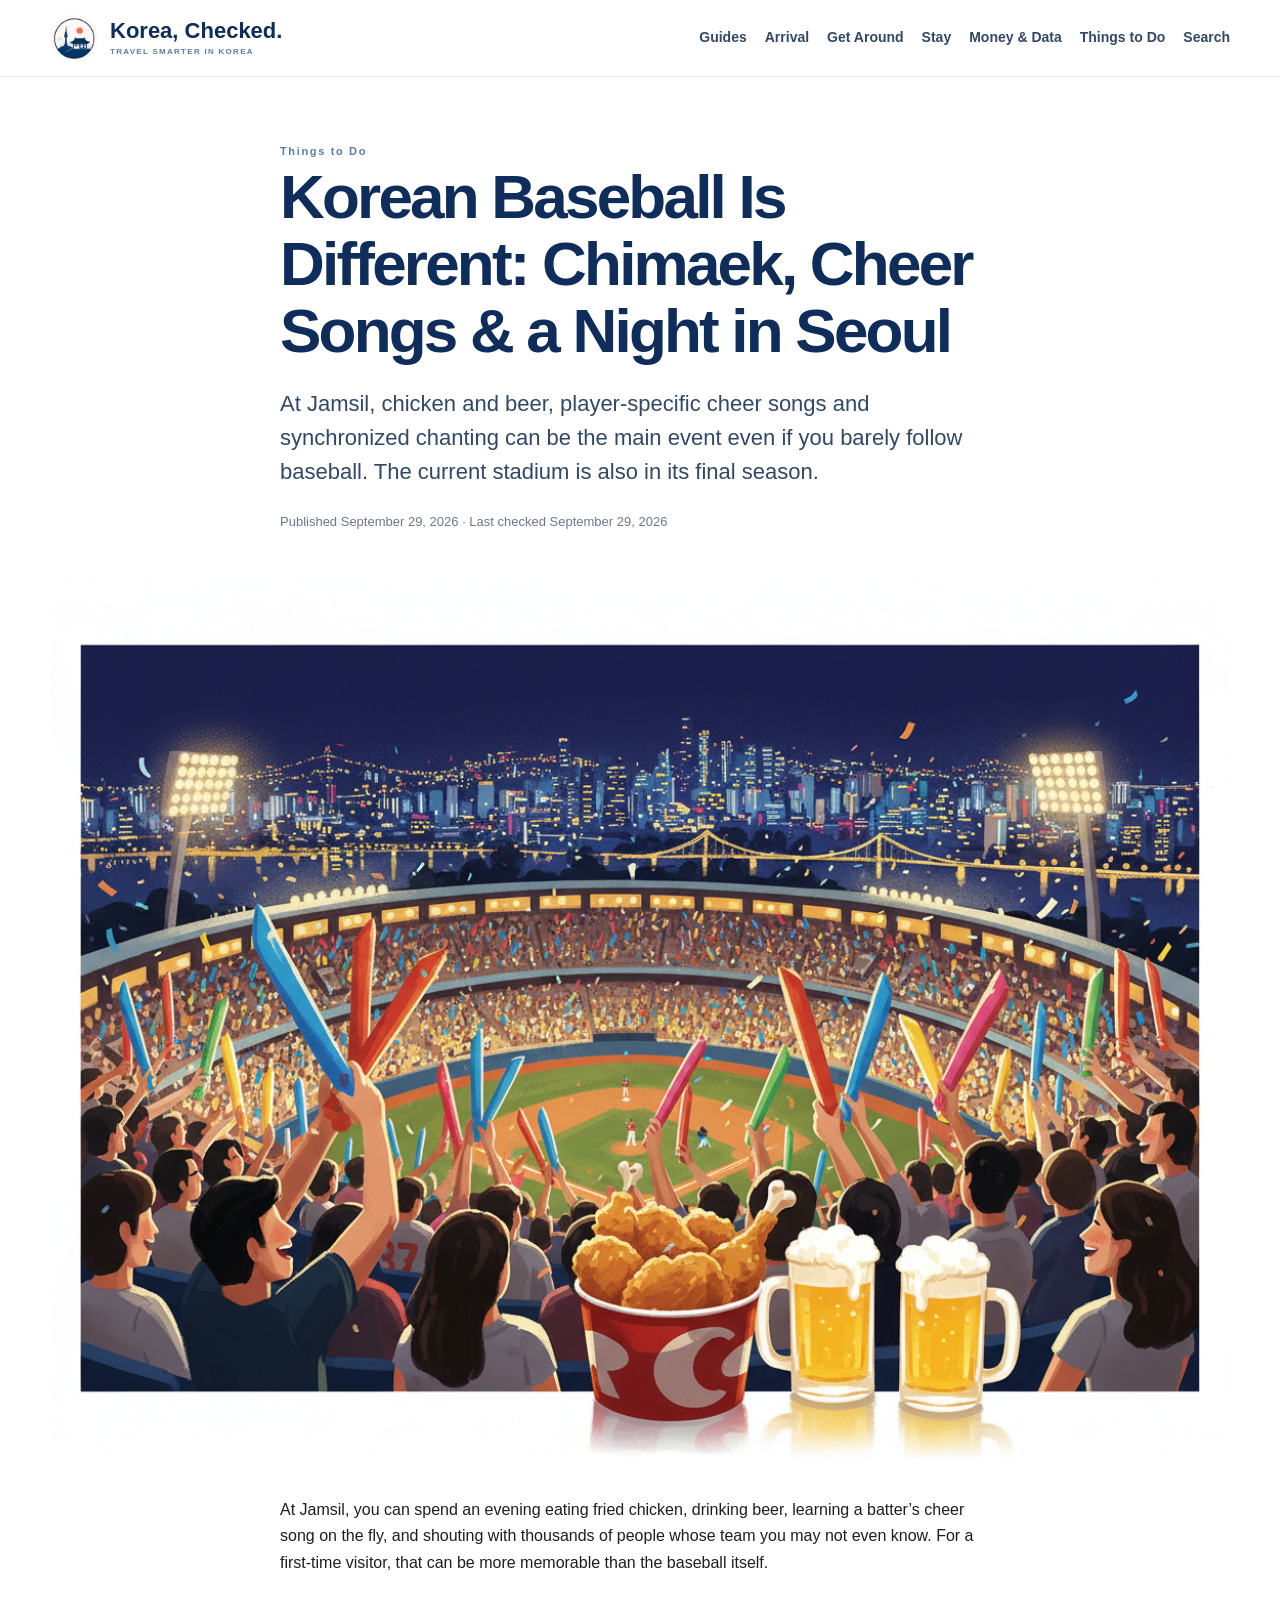
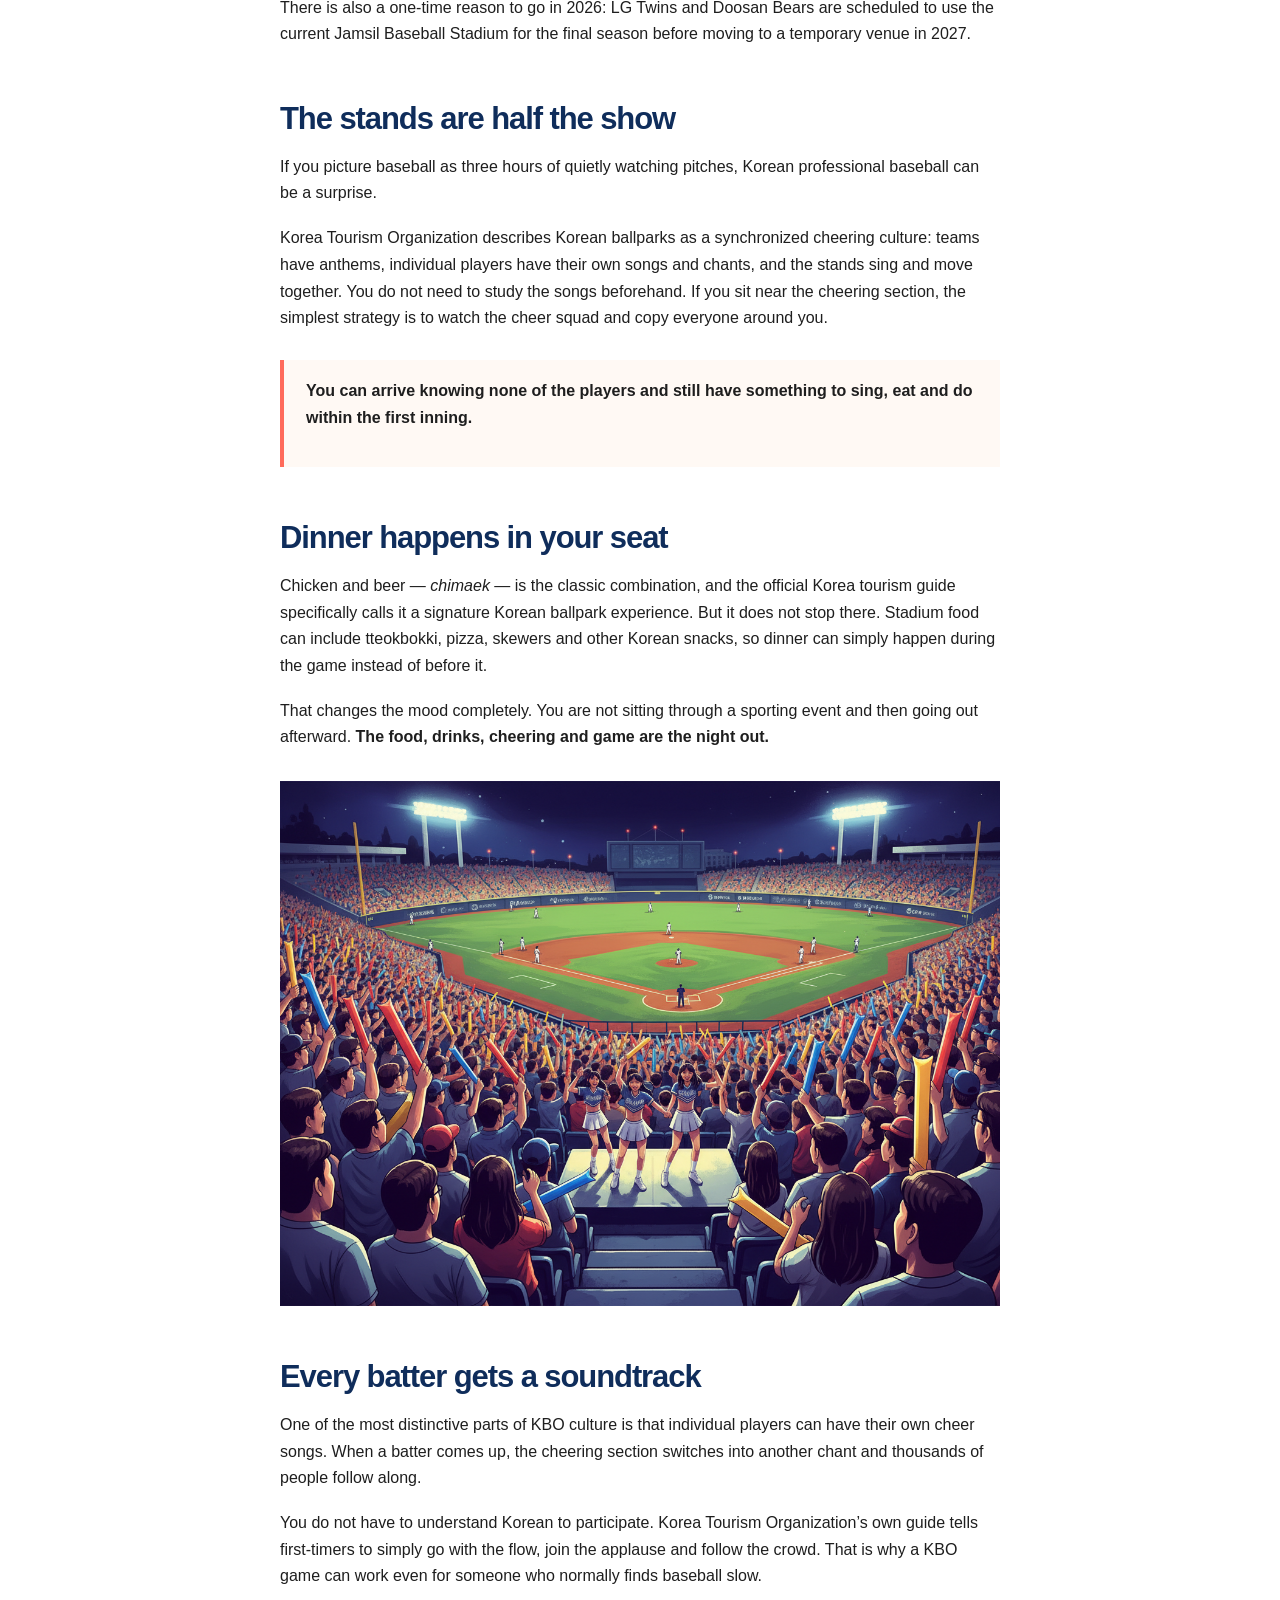
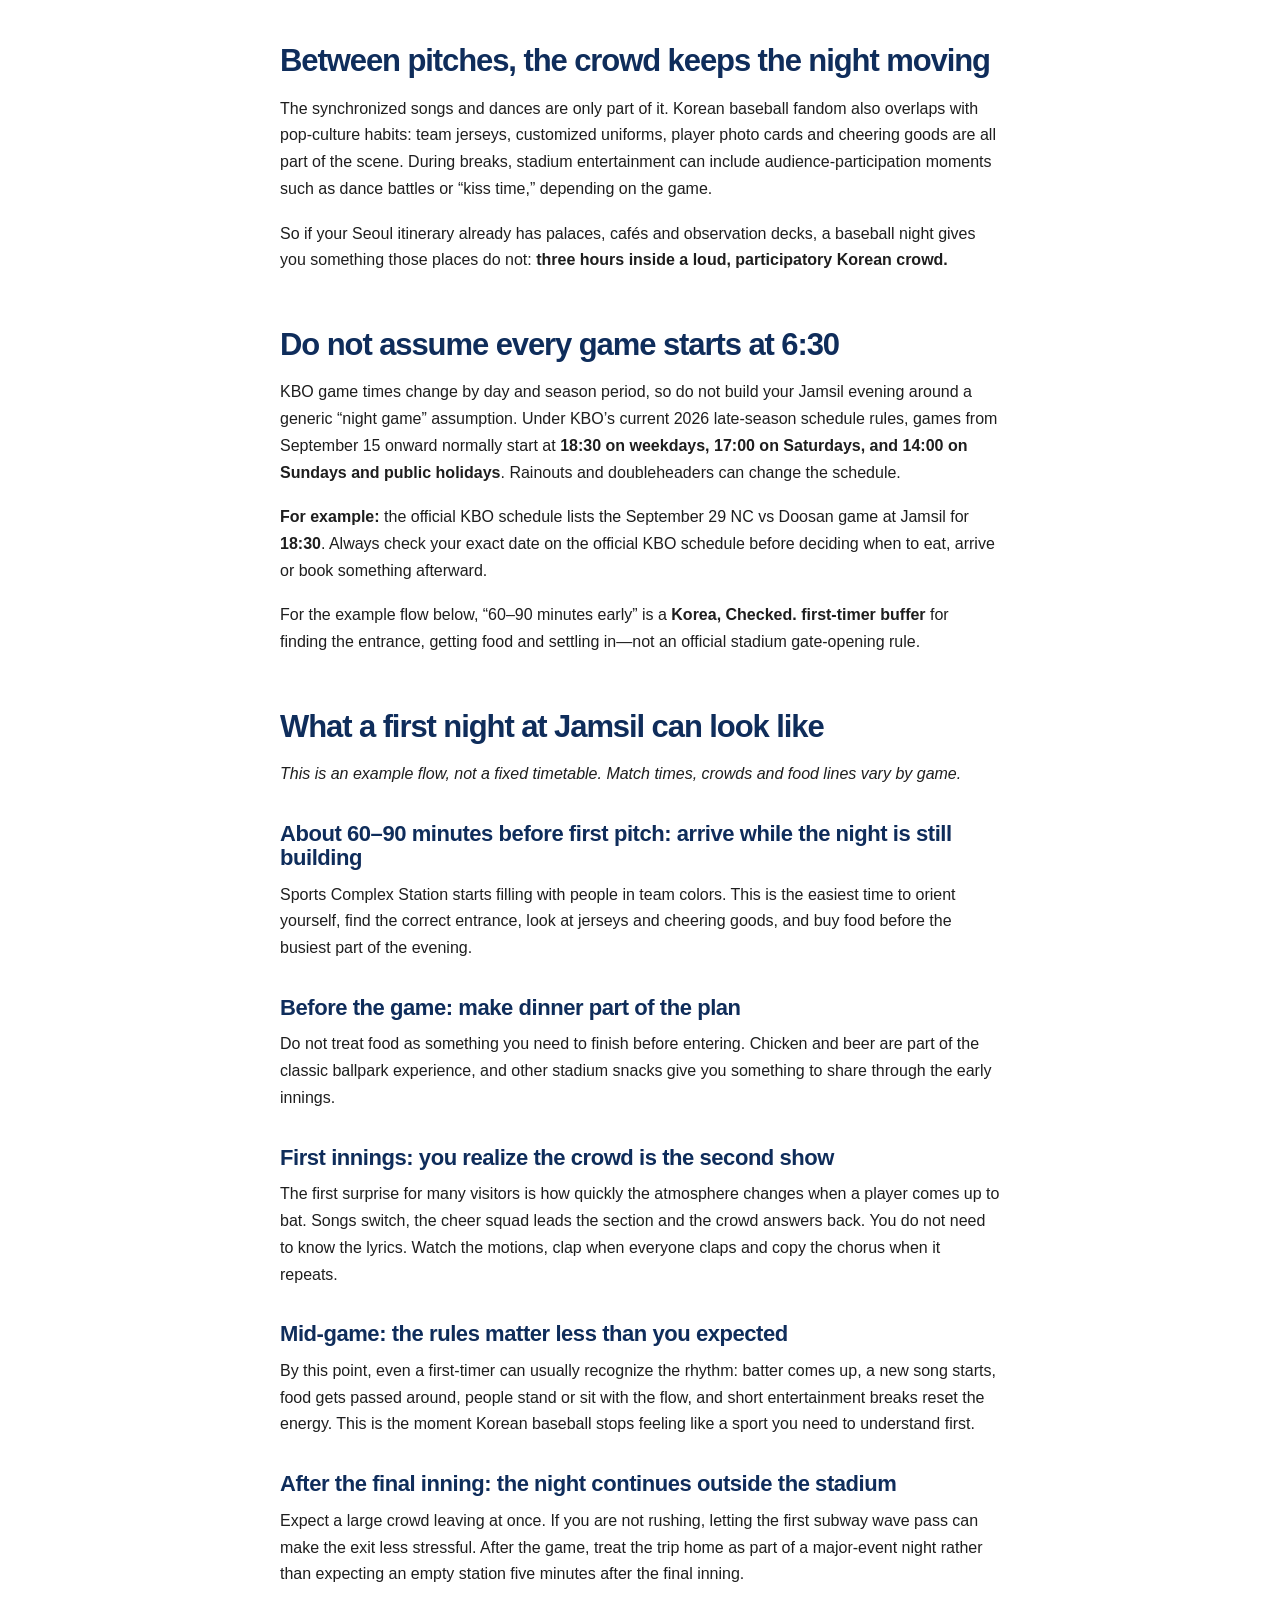
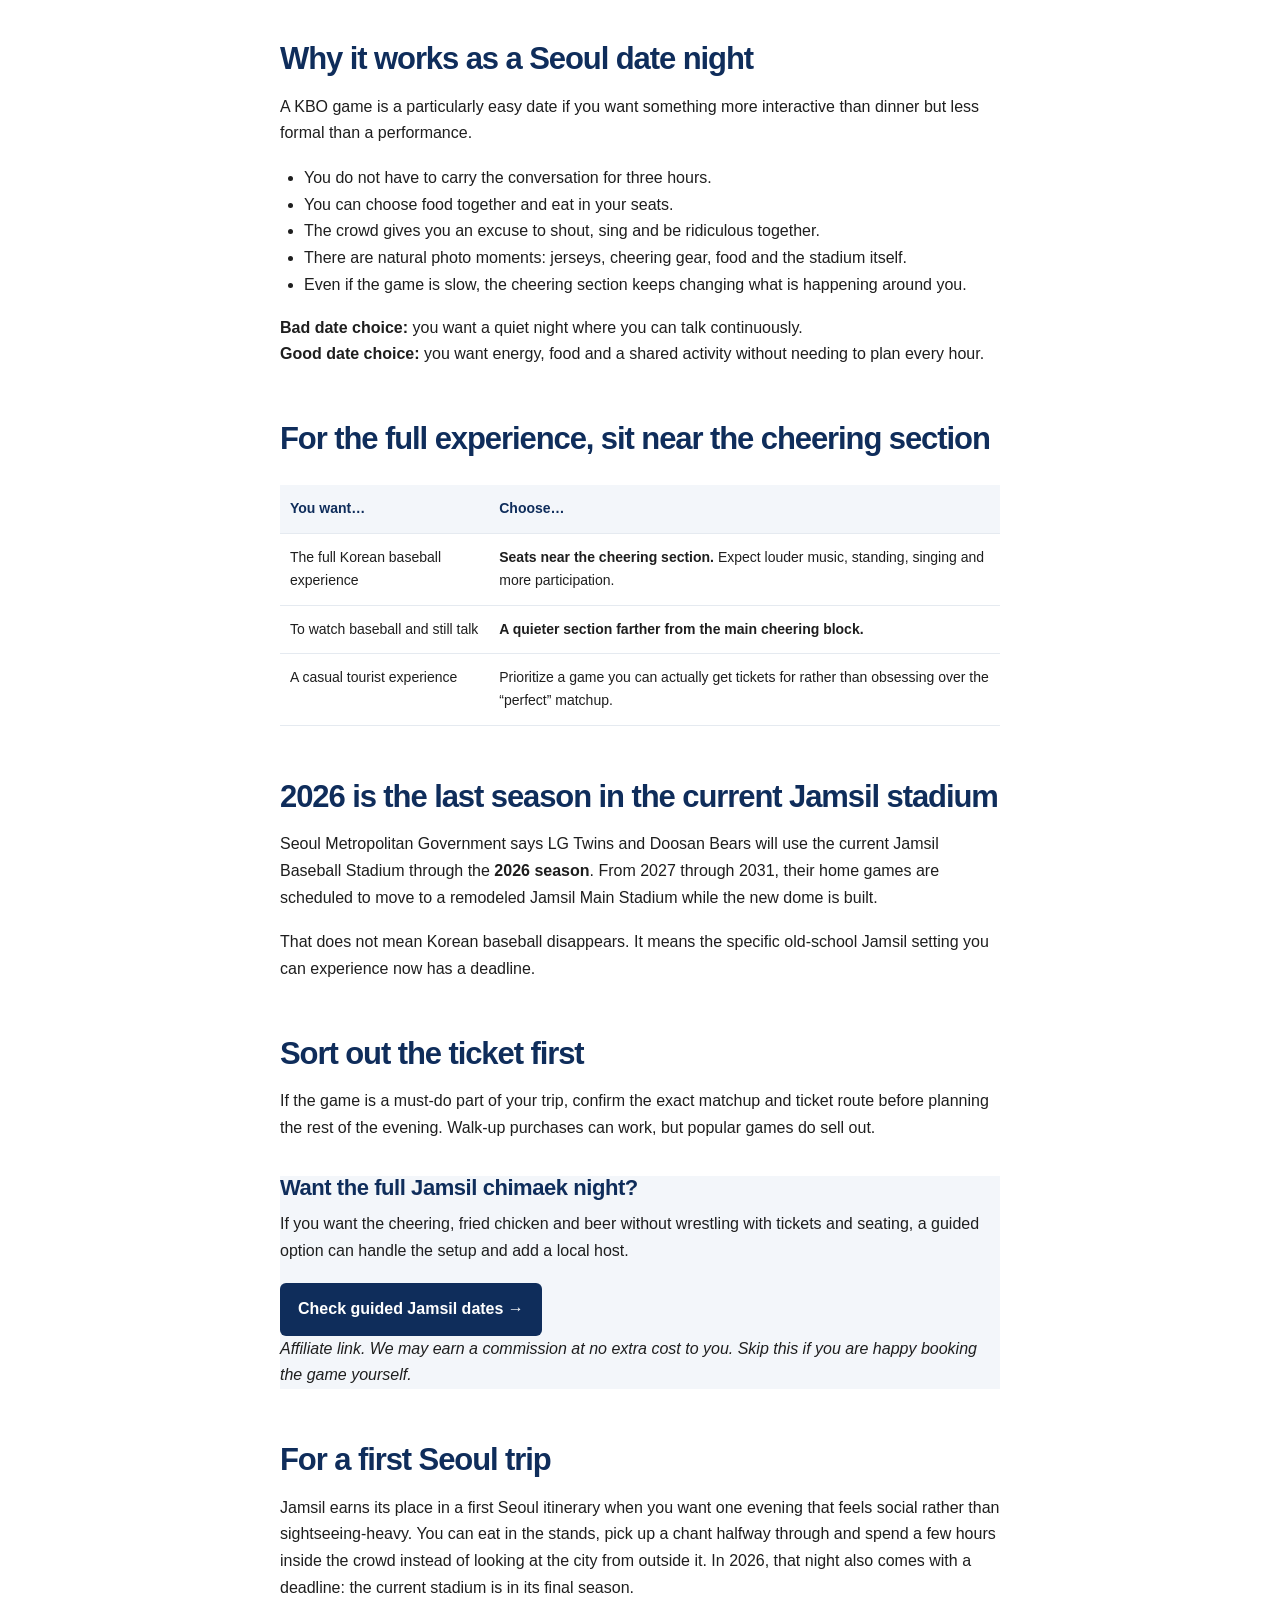
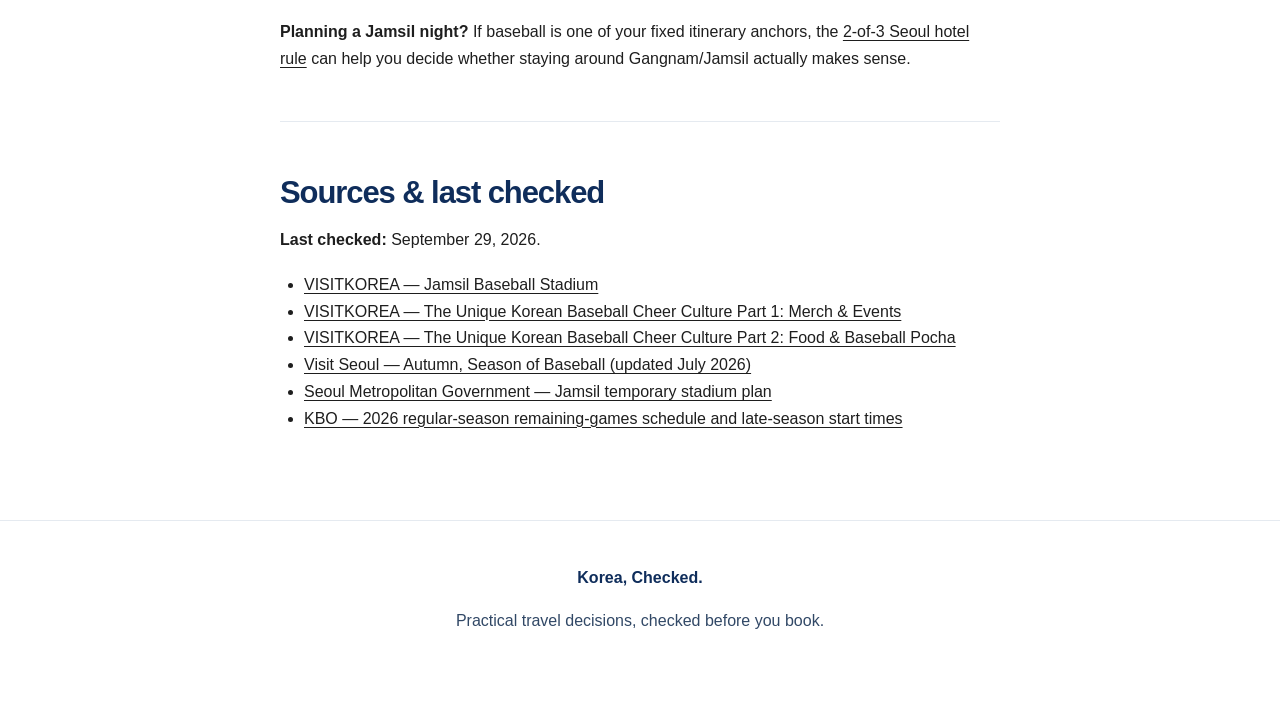
<file: 2026/09/29/jamsil-kbo-baseball-seoul-last-season-2026/index.html>
<!doctype html><html lang="en"><head><meta charset="utf-8"><meta name="viewport" content="width=device-width,initial-scale=1"><title>Korean Baseball Is Different: Chimaek, Cheer Songs &amp; a Night in Seoul | Korea, Checked.</title><meta name="description" content="At Jamsil, chicken and beer, player-specific cheer songs and synchronized chanting can be the main event even if you barely follow baseball. The current stadium is also in its final season."><link rel="canonical" href="https://ribbo.uk/2026/09/29/jamsil-kbo-baseball-seoul-last-season-2026/"><meta property="og:title" content="Korean Baseball Is Different: Chimaek, Cheer Songs &amp; a Night in Seoul | Korea, Checked."><meta property="og:description" content="At Jamsil, chicken and beer, player-specific cheer songs and synchronized chanting can be the main event even if you barely follow baseball. The current stadium is also in its final season."><meta property="og:url" content="https://ribbo.uk/2026/09/29/jamsil-kbo-baseball-seoul-last-season-2026/"><meta property="og:type" content="website"><meta property="og:image" content="https://ribbo.uk/assets/images/korean-baseball-night-editorial-visual.png"><link rel="stylesheet" href="../../../../assets/style.css"><link rel="alternate" type="application/rss+xml" href="../../../../feed.xml"></head><body data-content-id="site"><header class="site-header"><div class="wide header-inner"><a class="brand" href="../../../../"><img src="../../../../assets/images/korea-checked-brand-icon-512-v2.png" alt=""><span><strong>Korea, Checked.</strong><small>TRAVEL SMARTER IN KOREA</small></span></a><nav><a href="../../../../articles/">Guides</a><a href="../../../../category/arrival-airports/">Arrival</a><a href="../../../../category/getting-around/">Get Around</a><a href="../../../../category/stay-neighborhoods/">Stay</a><a href="../../../../category/money-connectivity/">Money &amp; Data</a><a href="../../../../category/things-to-do/">Things to Do</a><a href="../../../../search/">Search</a></nav></div></header><main><article class="article"><header class="article-head content"><span class="eyebrow">Things to Do</span><h1>Korean Baseball Is Different: Chimaek, Cheer Songs &amp; a Night in Seoul</h1><p class="dek">At Jamsil, chicken and beer, player-specific cheer songs and synchronized chanting can be the main event even if you barely follow baseball. The current stadium is also in its final season.</p><p class="meta">Published September 29, 2026 · Last checked September 29, 2026</p></header><div class="wide"><figure class="article-hero-image"><img src="../../../../assets/images/korean-baseball-night-editorial-visual.png" alt="Editorial illustration of a lively Korean baseball night with fried chicken, beer and cheering fans"></figure></div><div class="article-body content">
<p class="wp-block-paragraph">At Jamsil, you can spend an evening eating fried chicken, drinking beer, learning a batter’s cheer song on the fly, and shouting with thousands of people whose team you may not even know. For a first-time visitor, that can be more memorable than the baseball itself.</p>



<p class="wp-block-paragraph">There is also a one-time reason to go in 2026: LG Twins and Doosan Bears are scheduled to use the current Jamsil Baseball Stadium for the final season before moving to a temporary venue in 2027.</p>


<h2 class="wp-block-heading">The stands are half the show</h2>


<p class="wp-block-paragraph">If you picture baseball as three hours of quietly watching pitches, Korean professional baseball can be a surprise.</p>



<p class="wp-block-paragraph">Korea Tourism Organization describes Korean ballparks as a synchronized cheering culture: teams have anthems, individual players have their own songs and chants, and the stands sing and move together. You do not need to study the songs beforehand. If you sit near the cheering section, the simplest strategy is to watch the cheer squad and copy everyone around you.</p>


<blockquote class="wp-block-quote is-layout-flow wp-block-quote-is-layout-flow"><p><strong>You can arrive knowing none of the players and still have something to sing, eat and do within the first inning.</strong></p></blockquote>

<h2 class="wp-block-heading">Dinner happens in your seat</h2>


<p class="wp-block-paragraph">Chicken and beer — <em>chimaek</em> — is the classic combination, and the official Korea tourism guide specifically calls it a signature Korean ballpark experience. But it does not stop there. Stadium food can include tteokbokki, pizza, skewers and other Korean snacks, so dinner can simply happen during the game instead of before it.</p>



<p class="wp-block-paragraph">That changes the mood completely. You are not sitting through a sporting event and then going out afterward. <strong>The food, drinks, cheering and game are the night out.</strong></p>



<figure class="wp-block-image size-large"><img data-attachment-id="122" data-permalink="https://ribbo.uk/2026/09/29/jamsil-kbo-baseball-seoul-last-season-2026/korean-baseball-cheer-songs-editorial-visual/" data-orig-file="../../../../assets/images/korean-baseball-cheer-songs-editorial-visual.png" data-orig-size="1184,864" data-comments-opened="0" data-image-title="Korean baseball cheer songs editorial visual" data-image-description="" data-image-caption="" data-large-file="../../../../assets/images/korean-baseball-cheer-songs-editorial-visual.png" loading="lazy" width="1024" height="747" src="../../../../assets/images/korean-baseball-cheer-songs-editorial-visual.png" alt="Editorial illustration of a Korean baseball cheering section singing and following synchronized chants" class="wp-image-122" srcset="../../../../assets/images/korean-baseball-cheer-songs-editorial-visual.png 1024w, ../../../../assets/images/korean-baseball-cheer-songs-editorial-visual.png 150w, ../../../../assets/images/korean-baseball-cheer-songs-editorial-visual.png 300w, ../../../../assets/images/korean-baseball-cheer-songs-editorial-visual.png 768w, ../../../../assets/images/korean-baseball-cheer-songs-editorial-visual.png 1184w" sizes="auto, (max-width: 1024px) 100vw, 1024px" /></figure>
<h2 class="wp-block-heading">Every batter gets a soundtrack</h2>


<p class="wp-block-paragraph">One of the most distinctive parts of KBO culture is that individual players can have their own cheer songs. When a batter comes up, the cheering section switches into another chant and thousands of people follow along.</p>



<p class="wp-block-paragraph">You do not have to understand Korean to participate. Korea Tourism Organization’s own guide tells first-timers to simply go with the flow, join the applause and follow the crowd. That is why a KBO game can work even for someone who normally finds baseball slow.</p>


<h2 class="wp-block-heading">Between pitches, the crowd keeps the night moving</h2>


<p class="wp-block-paragraph">The synchronized songs and dances are only part of it. Korean baseball fandom also overlaps with pop-culture habits: team jerseys, customized uniforms, player photo cards and cheering goods are all part of the scene. During breaks, stadium entertainment can include audience-participation moments such as dance battles or “kiss time,” depending on the game.</p>



<p class="wp-block-paragraph">So if your Seoul itinerary already has palaces, cafés and observation decks, a baseball night gives you something those places do not: <strong>three hours inside a loud, participatory Korean crowd.</strong></p>


<h2 class="wp-block-heading">Do not assume every game starts at 6:30</h2>


<p class="wp-block-paragraph">KBO game times change by day and season period, so do not build your Jamsil evening around a generic “night game” assumption. Under KBO’s current 2026 late-season schedule rules, games from September 15 onward normally start at <strong>18:30 on weekdays, 17:00 on Saturdays, and 14:00 on Sundays and public holidays</strong>. Rainouts and doubleheaders can change the schedule.</p>



<p class="wp-block-paragraph"><strong>For example:</strong> the official KBO schedule lists the September 29 NC vs Doosan game at Jamsil for <strong>18:30</strong>. Always check your exact date on the official KBO schedule before deciding when to eat, arrive or book something afterward.</p>



<p class="wp-block-paragraph">For the example flow below, “60–90 minutes early” is a <strong>Korea, Checked. first-timer buffer</strong> for finding the entrance, getting food and settling in—not an official stadium gate-opening rule.</p>


<h2 class="wp-block-heading">What a first night at Jamsil can look like</h2>


<p class="wp-block-paragraph"><em>This is an example flow, not a fixed timetable. Match times, crowds and food lines vary by game.</em></p>


<h3 class="wp-block-heading">About 60–90 minutes before first pitch: arrive while the night is still building</h3>


<p class="wp-block-paragraph">Sports Complex Station starts filling with people in team colors. This is the easiest time to orient yourself, find the correct entrance, look at jerseys and cheering goods, and buy food before the busiest part of the evening.</p>


<h3 class="wp-block-heading">Before the game: make dinner part of the plan</h3>


<p class="wp-block-paragraph">Do not treat food as something you need to finish before entering. Chicken and beer are part of the classic ballpark experience, and other stadium snacks give you something to share through the early innings.</p>


<h3 class="wp-block-heading">First innings: you realize the crowd is the second show</h3>


<p class="wp-block-paragraph">The first surprise for many visitors is how quickly the atmosphere changes when a player comes up to bat. Songs switch, the cheer squad leads the section and the crowd answers back. You do not need to know the lyrics. Watch the motions, clap when everyone claps and copy the chorus when it repeats.</p>


<h3 class="wp-block-heading">Mid-game: the rules matter less than you expected</h3>


<p class="wp-block-paragraph">By this point, even a first-timer can usually recognize the rhythm: batter comes up, a new song starts, food gets passed around, people stand or sit with the flow, and short entertainment breaks reset the energy. This is the moment Korean baseball stops feeling like a sport you need to understand first.</p>


<h3 class="wp-block-heading">After the final inning: the night continues outside the stadium</h3>


<p class="wp-block-paragraph">Expect a large crowd leaving at once. If you are not rushing, letting the first subway wave pass can make the exit less stressful. After the game, treat the trip home as part of a major-event night rather than expecting an empty station five minutes after the final inning.</p>


<h2 class="wp-block-heading">Why it works as a Seoul date night</h2>


<p class="wp-block-paragraph">A KBO game is a particularly easy date if you want something more interactive than dinner but less formal than a performance.</p>


<ul class="wp-block-list">
<li>You do not have to carry the conversation for three hours.</li>
<li>You can choose food together and eat in your seats.</li>
<li>The crowd gives you an excuse to shout, sing and be ridiculous together.</li>
<li>There are natural photo moments: jerseys, cheering gear, food and the stadium itself.</li>
<li>Even if the game is slow, the cheering section keeps changing what is happening around you.</li>
</ul>


<p class="wp-block-paragraph"><strong>Bad date choice:</strong> you want a quiet night where you can talk continuously.<br><strong>Good date choice:</strong> you want energy, food and a shared activity without needing to plan every hour.</p>


<h2 class="wp-block-heading">For the full experience, sit near the cheering section</h2>

<figure class="wp-block-table"><table><thead><tr><th>You want&#8230;</th><th>Choose&#8230;</th></tr></thead><tbody>
<tr><td>The full Korean baseball experience</td><td><strong>Seats near the cheering section.</strong> Expect louder music, standing, singing and more participation.</td></tr>
<tr><td>To watch baseball and still talk</td><td><strong>A quieter section farther from the main cheering block.</strong></td></tr>
<tr><td>A casual tourist experience</td><td>Prioritize a game you can actually get tickets for rather than obsessing over the “perfect” matchup.</td></tr>
</tbody></table></figure>

<h2 class="wp-block-heading">2026 is the last season in the current Jamsil stadium</h2>


<p class="wp-block-paragraph">Seoul Metropolitan Government says LG Twins and Doosan Bears will use the current Jamsil Baseball Stadium through the <strong>2026 season</strong>. From 2027 through 2031, their home games are scheduled to move to a remodeled Jamsil Main Stadium while the new dome is built.</p>



<p class="wp-block-paragraph">That does not mean Korean baseball disappears. It means the specific old-school Jamsil setting you can experience now has a deadline.</p>


<h2 class="wp-block-heading">Sort out the ticket first</h2>


<p class="wp-block-paragraph">If the game is a must-do part of your trip, confirm the exact matchup and ticket route before planning the rest of the evening. Walk-up purchases can work, but popular games do sell out.</p>



<div class="wp-block-group has-theme-2-background-color has-background has-global-padding is-layout-constrained wp-container-core-group-is-layout-cae419a0 wp-block-group-is-layout-constrained" style="border-left-width:3px;padding-top:var(--wp--preset--spacing--30);padding-right:var(--wp--preset--spacing--30);padding-bottom:var(--wp--preset--spacing--30);padding-left:var(--wp--preset--spacing--40)">

<h3 class="wp-block-heading">Want the full Jamsil chimaek night?</h3>



<p class="wp-block-paragraph">If you want the cheering, fried chicken and beer without wrestling with tickets and seating, a guided option can handle the setup and add a local host.</p>



<div class="wp-block-buttons is-layout-flex wp-block-buttons-is-layout-flex">

<div class="wp-block-button"><a class="wp-block-button__link has-theme-1-color has-theme-4-background-color has-text-color has-background wp-element-button" href="https://affiliate.klook.com/redirect?aid=136888&amp;aff_label1=korea_checked&amp;aff_label2=kbo_jamsil_2026&amp;aff_label3=guided_baseball_cta&amp;k_site=https%3A%2F%2Fwww.klook.com%2Fen-US%2Factivity%2F95214-seoul-local-tour%2F" rel="sponsored nofollow" style="border-radius:6px;font-weight:600">Check guided Jamsil dates →</a></div>

</div>



<p class="has-theme-3-color has-text-color has-small-font-size wp-block-paragraph"><em>Affiliate link. We may earn a commission at no extra cost to you. Skip this if you are happy booking the game yourself.</em></p>

</div>







<h2 class="wp-block-heading">For a first Seoul trip</h2>


<p class="wp-block-paragraph">Jamsil earns its place in a first Seoul itinerary when you want one evening that feels social rather than sightseeing-heavy. You can eat in the stands, pick up a chant halfway through and spend a few hours inside the crowd instead of looking at the city from outside it. In 2026, that night also comes with a deadline: the current stadium is in its final season.</p>






<p class="wp-block-paragraph"><strong>Planning a Jamsil night?</strong> If baseball is one of your fixed itinerary anchors, the <a href="https://koreachecked.wordpress.com/2026/09/28/where-to-stay-seoul-myeongdong-hongdae-gangnam-jongno-2026/">2-of-3 Seoul hotel rule</a> can help you decide whether staying around Gangnam/Jamsil actually makes sense.</p><hr class="wp-block-separator has-alpha-channel-opacity" />

<h2 class="wp-block-heading">Sources &amp; last checked</h2>

<p class="wp-block-paragraph"><strong>Last checked:</strong> September 29, 2026.</p>

<ul class="wp-block-list">
<li><a href="https://english.visitkorea.or.kr/svc/whereToGo/locIntrdn/rgnContentsView.do?vcontsId=1566942">VISITKOREA — Jamsil Baseball Stadium</a></li>
<li><a href="https://english.visitkorea.or.kr/svc/contents/contentsView.do?menuSn=219&amp;vcontsId=221798">VISITKOREA — The Unique Korean Baseball Cheer Culture Part 1: Merch &amp; Events</a></li>
<li><a href="https://english.visitkorea.or.kr/svc/contents/contentsView.do?vcontsId=221809">VISITKOREA — The Unique Korean Baseball Cheer Culture Part 2: Food &amp; Baseball Pocha</a></li>
<li><a href="https://english.visitseoul.net/editorspicks/Autumn--Season-of-Baseball_/26420">Visit Seoul — Autumn, Season of Baseball (updated July 2026)</a></li>
<li><a href="https://www.seoul.go.kr/news/news_report.do?nttNo=415397">Seoul Metropolitan Government — Jamsil temporary stadium plan</a></li>
<li><a href="https://koreabaseball.com/MediaNews/Notice/View.aspx?bdSe=12120">KBO — 2026 regular-season remaining-games schedule and late-season start times</a></li>
</ul></div></article></main><footer class="site-footer"><div class="content"><strong>Korea, Checked.</strong><p>Practical travel decisions, checked before you book.</p></div></footer><script>window.KC_BASE="";</script><script src="../../../../assets/site.js" defer></script></body></html>
</file>
<file: assets/style.css>
:root{--ink:#0F2D5B;--ink2:#314866;--blue:#5B7DA5;--coral:#FF6B5B;--cream:#FFF9F4;--paper:#fff;--mist:#F3F6FA;--line:#E5EAF0;--muted:#6b7890;--s20:8px;--s30:12px;--s40:18px;--s50:26px;--s60:38px;--content:720px;--wide:1180px}*{box-sizing:border-box}html{scroll-behavior:smooth}body{margin:0;color:#1E1E1E;background:#fff;font-family:Inter,-apple-system,BlinkMacSystemFont,"Segoe UI",sans-serif;font-size:16px;line-height:1.67}a{color:inherit;text-decoration-thickness:1px;text-underline-offset:3px}img{max-width:100%;height:auto;display:block}.content{width:min(var(--content),calc(100% - 40px));margin-inline:auto}.wide{width:min(var(--wide),calc(100% - 40px));margin-inline:auto}.site-header{border-bottom:1px solid var(--line);background:rgba(255,255,255,.96);position:sticky;top:0;z-index:20;backdrop-filter:blur(12px)}.header-inner{min-height:76px;display:flex;align-items:center;justify-content:space-between;gap:20px}.brand{display:flex;align-items:center;gap:12px;text-decoration:none;color:var(--ink)}.brand img{width:48px;height:48px;border-radius:50%}.brand span{display:flex;flex-direction:column;line-height:1}.brand strong{font-size:22px}.brand small{margin-top:6px;color:var(--blue);font-size:8px;font-weight:800;letter-spacing:.16em}.site-header nav{display:flex;align-items:center;gap:18px;font-size:14px;font-weight:650;color:var(--ink2)}.site-header nav a{text-decoration:none}.hero{background:var(--cream);padding:72px 0 62px}.hero-grid{display:grid;grid-template-columns:minmax(0,1.7fr) minmax(280px,.8fr);gap:54px;align-items:center}.eyebrow{display:inline-block;color:var(--blue);font-size:11px;font-weight:800;letter-spacing:.15em}.coral{color:var(--coral)}h1,h2,h3{font-family:Inter,-apple-system,BlinkMacSystemFont,"Segoe UI",sans-serif;color:var(--ink);line-height:1.08;margin-top:0}h1{font-size:clamp(38px,5vw,68px);letter-spacing:-.045em;margin-bottom:22px}h2{font-size:clamp(26px,3vw,38px);letter-spacing:-.035em}h3{font-size:20px;letter-spacing:-.02em}.dek{color:var(--ink2);font-size:clamp(18px,2vw,22px);line-height:1.55;max-width:780px}.start-card{background:#fff;border:1px solid var(--line);border-radius:16px;padding:26px;box-shadow:0 12px 32px rgba(15,45,91,.06)}.start-card h2{font-size:22px;margin:8px 0}.start-card a{text-decoration:none}.section{padding:58px 0}.section-head{display:flex;align-items:end;justify-content:space-between;gap:20px;margin-bottom:24px}.section-head h2{margin:0}.moment-grid{display:grid;grid-template-columns:repeat(4,1fr);gap:16px}.moment-card{display:block;border:1px solid var(--line);border-top:3px solid var(--blue);border-radius:12px;padding:20px;text-decoration:none;min-height:180px;transition:transform .15s ease,box-shadow .15s ease}.moment-card:last-child{border-top-color:var(--coral)}.moment-card:hover{transform:translateY(-2px);box-shadow:0 10px 24px rgba(15,45,91,.08)}.moment-card span{font-size:10px;color:var(--blue);font-weight:800;letter-spacing:.12em}.moment-card h3{margin:8px 0}.moment-card p{color:var(--ink2);font-size:14px}.post-grid{display:grid;grid-template-columns:repeat(3,1fr);gap:18px}.post-card{border:1px solid var(--line);border-radius:12px;overflow:hidden;background:#fff}.card-image{display:block;aspect-ratio:4/3;background:var(--mist);overflow:hidden}.card-image img{width:100%;height:100%;object-fit:cover;transition:transform .25s ease}.post-card:hover .card-image img{transform:scale(1.02)}.card-body{padding:18px}.card-body h3{margin:6px 0 9px;font-size:20px}.card-body h3 a{text-decoration:none}.card-body p{font-size:14px;color:var(--ink2);margin-bottom:0}.trust{background:var(--mist);padding:52px 0;margin-top:16px}.site-footer{border-top:1px solid var(--line);padding:44px 0 60px;text-align:center;color:var(--ink2)}.site-footer strong{color:var(--ink)}.small,.meta,.muted{font-size:13px;color:var(--muted)}.listing-head{padding-top:64px}.article-head{padding-top:60px;padding-bottom:28px}.article-head h1{font-size:clamp(36px,5vw,62px)}.article-hero-image{margin:0 0 38px;border-radius:18px;overflow:hidden;background:var(--mist)}.article-hero-image img{width:100%;aspect-ratio:4/3;object-fit:cover}.article-body{padding-bottom:72px}.article-body h2{margin-top:54px;margin-bottom:18px;font-size:31px}.article-body h3{margin-top:34px;margin-bottom:12px;font-size:22px}.article-body p{margin:0 0 18px}.article-body ul,.article-body ol{padding-left:24px}.article-body blockquote{border-left:4px solid var(--coral);background:var(--cream);padding:18px 22px;margin:28px 0}.article-body pre{overflow:auto;background:#101827;color:#f4f6f8;padding:20px;border-radius:12px}.article-body table{width:100%;border-collapse:collapse;font-size:14px}.article-body th,.article-body td{border-bottom:1px solid var(--line);padding:12px 10px;text-align:left;vertical-align:top}.article-body th{color:var(--ink);background:var(--mist)}.article-body figure{margin:30px 0}.article-body .wp-block-group{margin:24px 0}.article-body .wp-block-columns{display:grid;grid-template-columns:repeat(auto-fit,minmax(190px,1fr));gap:14px;margin:26px 0}.article-body .wp-block-column>.wp-block-group{height:100%;border:1px solid var(--line);border-radius:12px;padding:18px!important;background:#fff}.article-body .wp-block-button__link{display:inline-block;background:var(--ink);color:#fff;text-decoration:none;padding:13px 18px;border-radius:8px}.article-body .has-theme-2-background-color{background:var(--mist)!important}.article-body .has-theme-4-background-color{background:var(--ink)!important}.article-body .has-theme-1-color{color:#fff!important}.article-body .wp-block-spacer{height:24px!important}.article-body hr{border:0;border-top:1px solid var(--line);margin:48px 0}.search-box{display:block;margin:30px 0}.search-box input{width:100%;font:inherit;padding:16px 18px;border:1px solid #bcc8d7;border-radius:12px}.search-results{display:grid;gap:12px;padding-bottom:60px}.search-result{border:1px solid var(--line);border-radius:12px;padding:18px}.search-result h2{font-size:20px;margin-bottom:8px}.search-result a{text-decoration:none}.sr-only{position:absolute;width:1px;height:1px;padding:0;margin:-1px;overflow:hidden;clip:rect(0,0,0,0);white-space:nowrap;border:0}@media(max-width:900px){.site-header nav a:not(:first-child):not(:last-child){display:none}.hero-grid{grid-template-columns:1fr}.moment-grid{grid-template-columns:repeat(2,1fr)}.post-grid{grid-template-columns:repeat(2,1fr)}}@media(max-width:620px){.wide,.content{width:min(100% - 28px,var(--wide))}.header-inner{min-height:64px}.brand img{width:40px;height:40px}.brand strong{font-size:18px}.hero{padding:48px 0 42px}.hero-grid{gap:28px}.moment-grid,.post-grid{grid-template-columns:1fr}.section{padding:42px 0}.section-head{align-items:start;flex-direction:column}.article-head{padding-top:42px}.article-body h2{font-size:27px;margin-top:44px}.article-body table{font-size:13px;display:block;overflow-x:auto}.site-header nav{gap:12px}}
</file>
